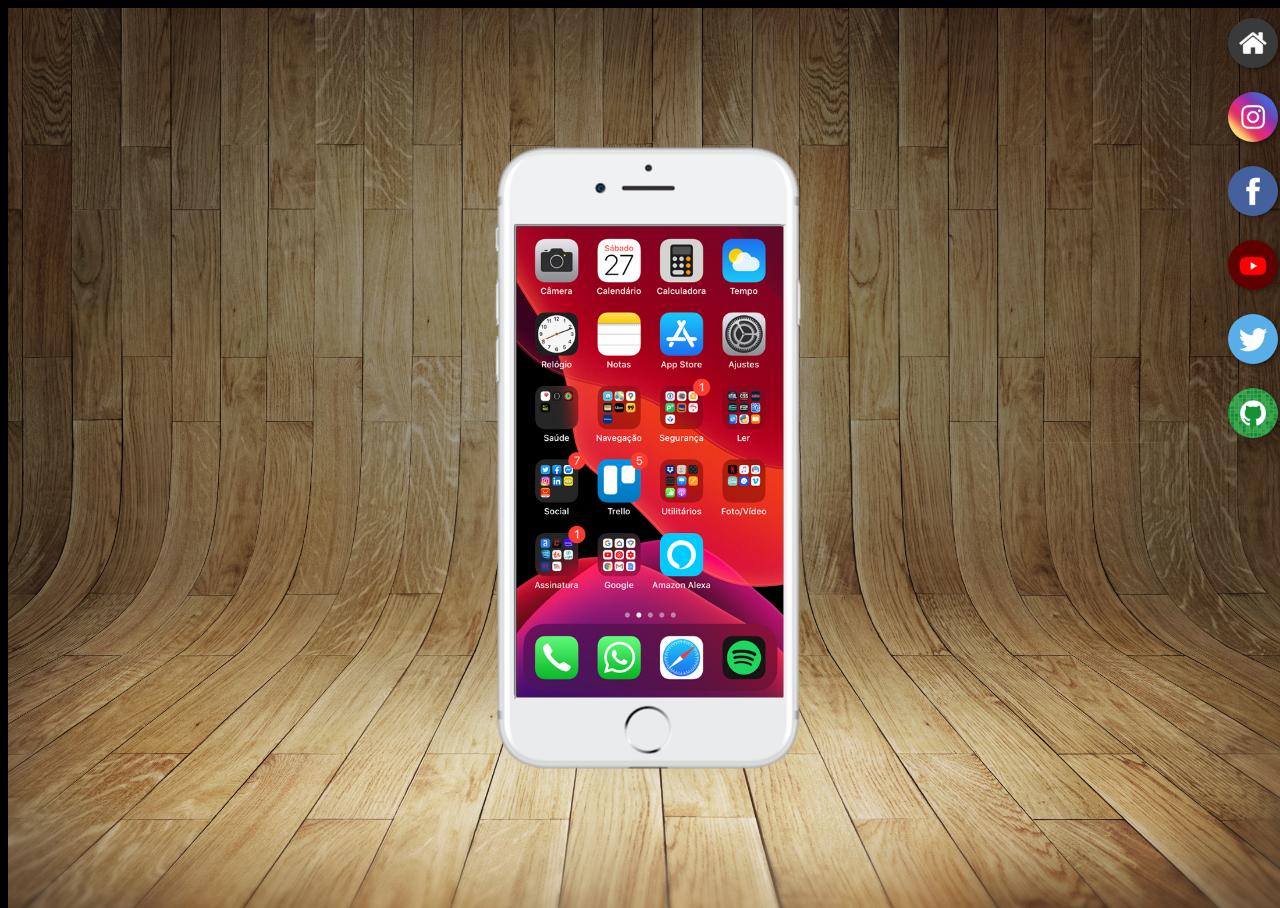
<file: index.html>
<!DOCTYPE html>
<html lang="pt-br">
<head>
    <meta charset="UTF-8">
    <meta name="viewport" content="width=device-width, initial-scale=1.0">
    <link rel="shortcut icon" href="favicon.ico" type="image/x-icon">
    <link rel="stylesheet" href="estilos/style.css">
    <title>Projeto Redes Socias</title>
</head>
<body>
    <main>
        <section id="telefone">
            <iframe src="home.html" name="tela" id="tela"></iframe>

        </section>
        <section id="redes-sociais">
            <a href="home.html" target="tela"><img src="imagens/logo-home.jpg" alt="Home"></a><br>
            <a href="instagram.html" target="tela"><img src="imagens/logo-instagram.jpg" alt="Instagram"></a><br>
            <a href="facebook.html" target="tela"><img src="imagens/logo-facebook.jpg" alt="Facebook"></a><br>
            <a href="youtube.html" target="tela"><img src="imagens/logo-youtube.jpg" alt="Youtube"></a><br>
            <a href="twiter.html" target="tela"><img src="imagens/logo-twitter.jpg" alt="Twitter"></a><br>
            <a href="github.html" target="tela"><img src="imagens/logo-github.jpg" alt="GitHub"></a>

        </section>
    </main>
    
    
</body>
</html>
</file>
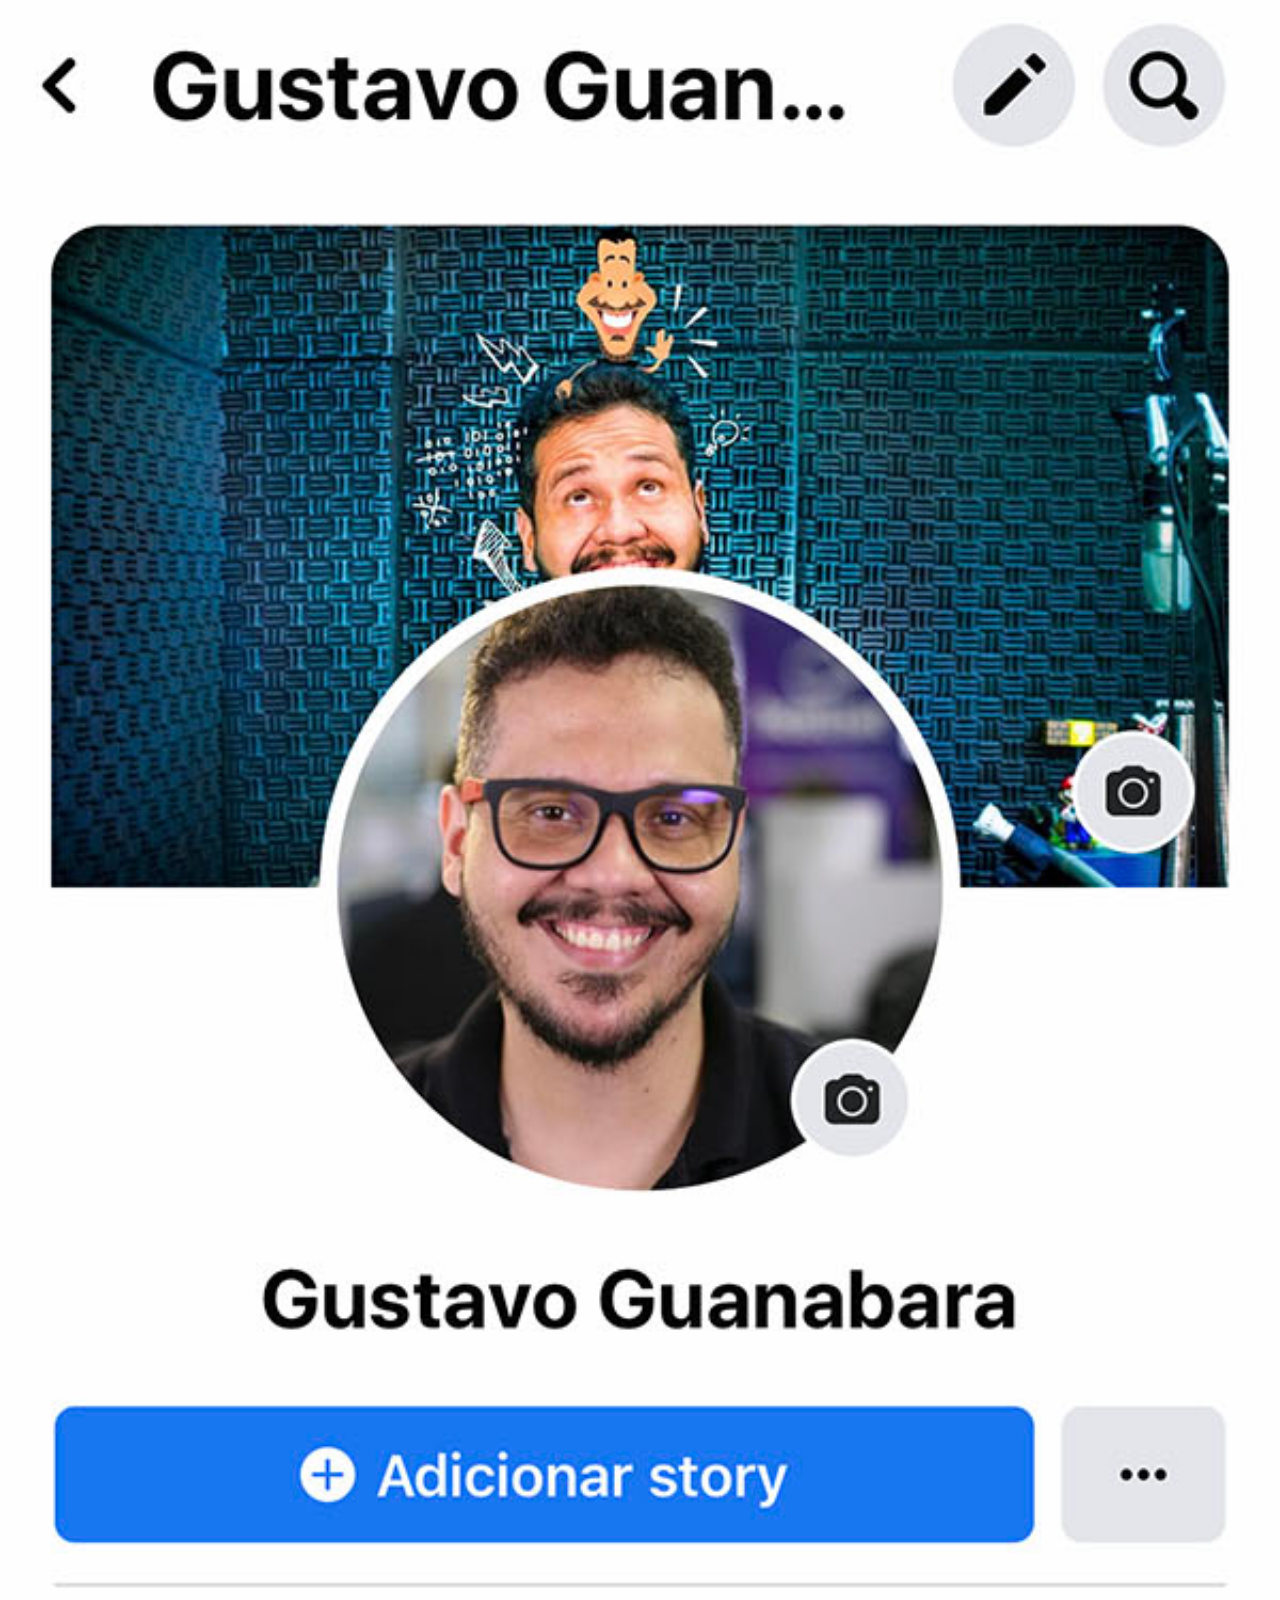
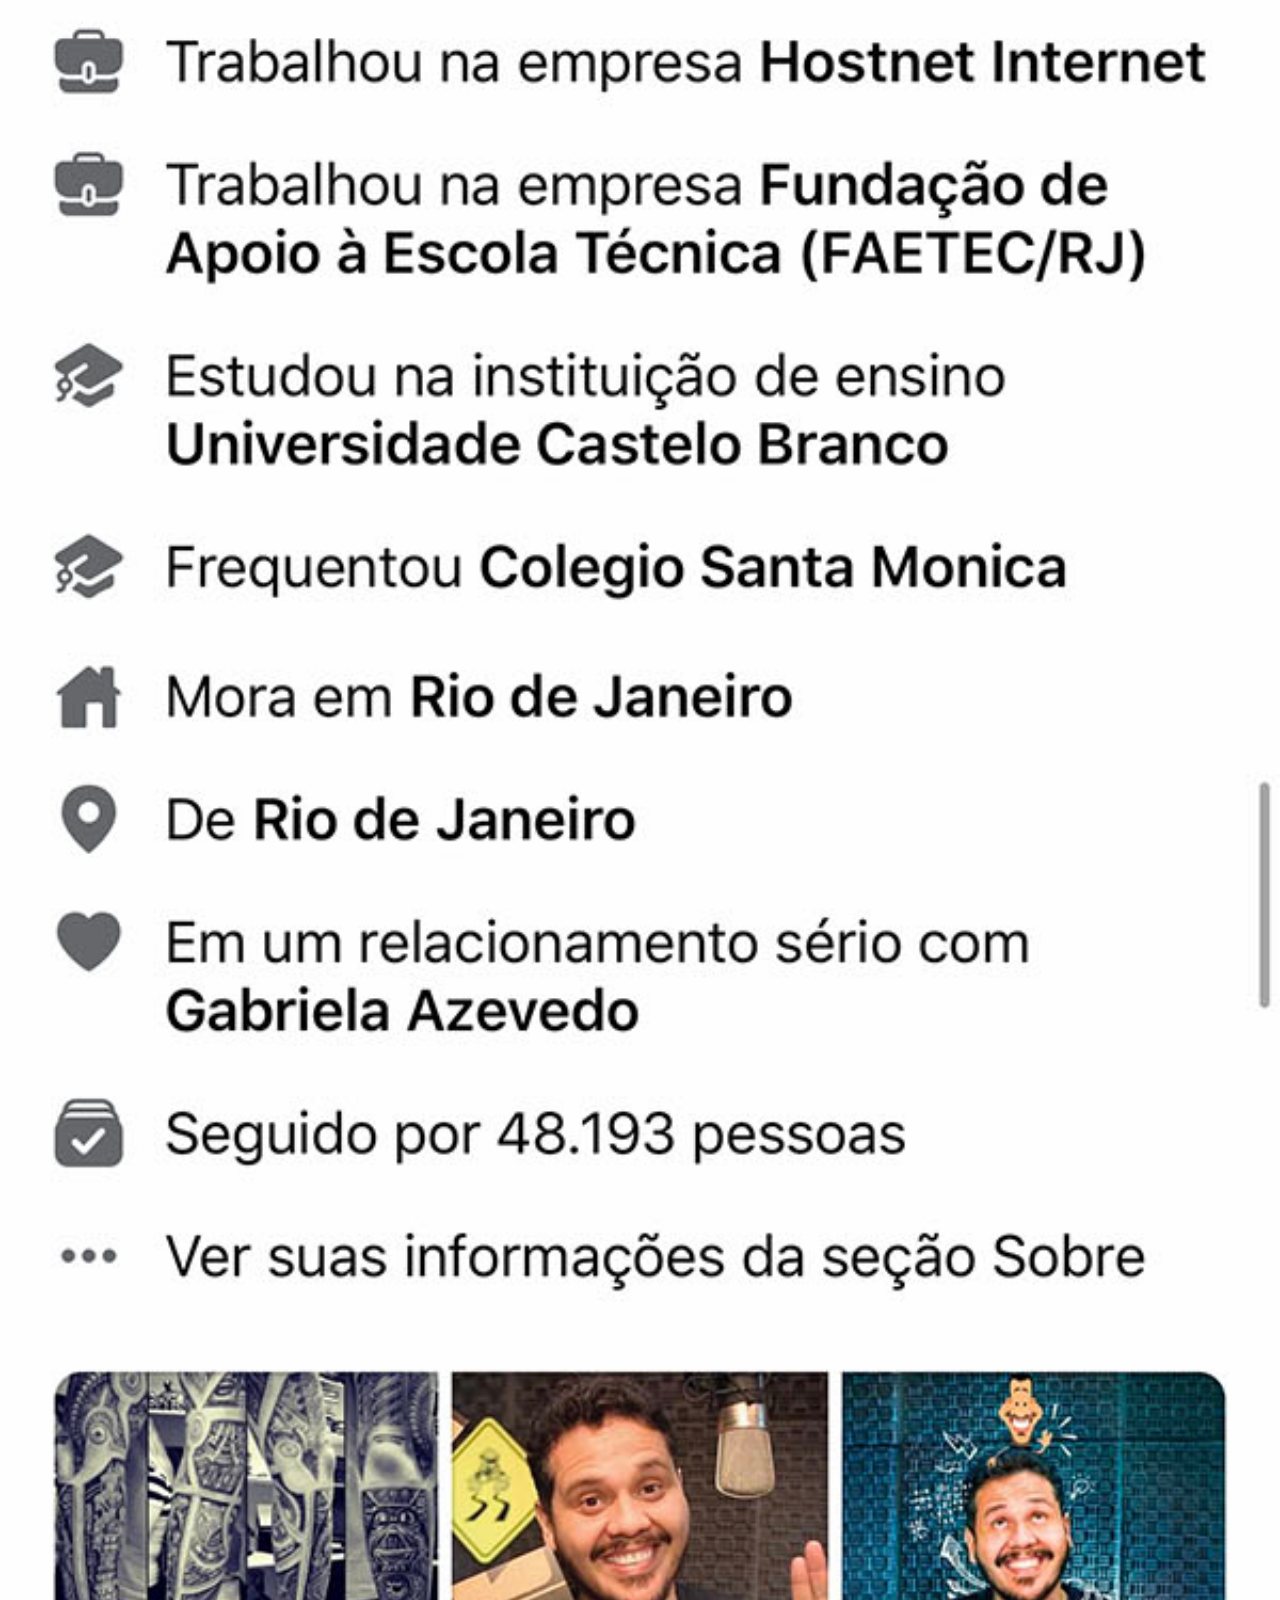
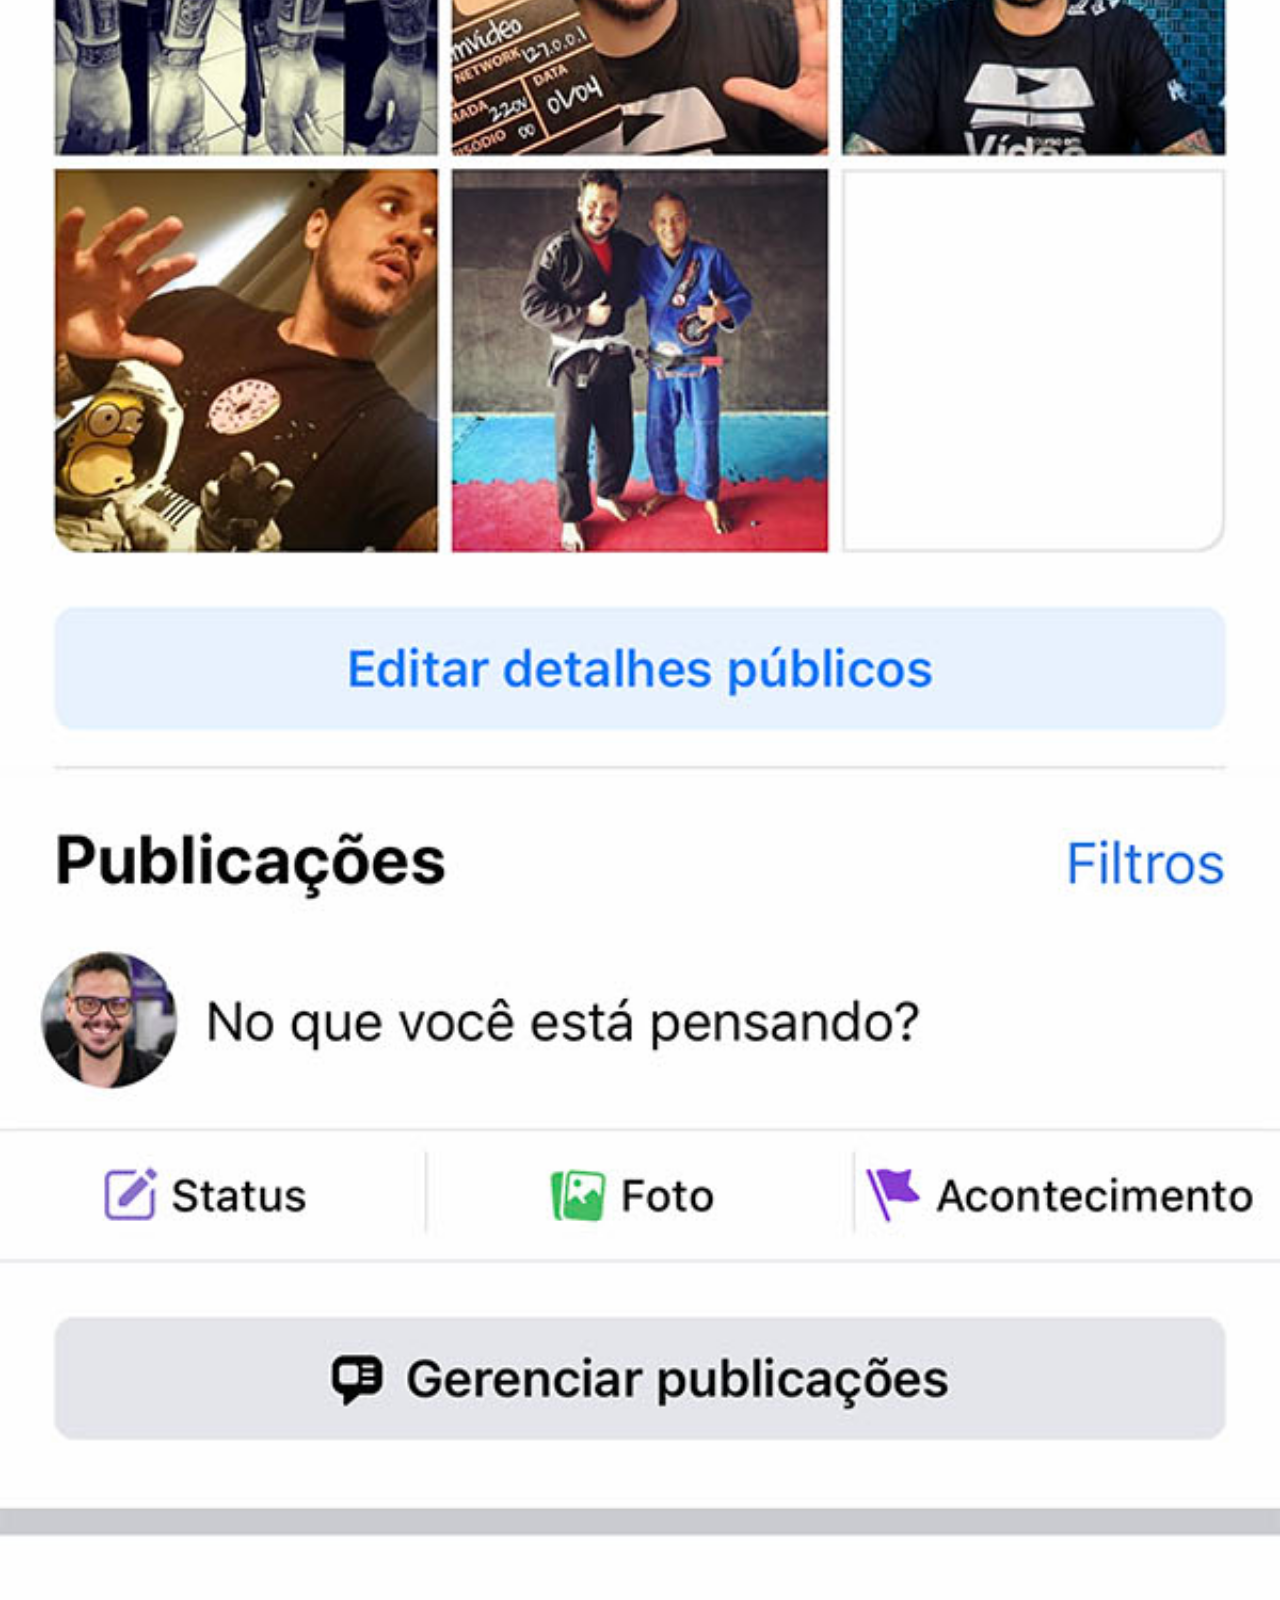
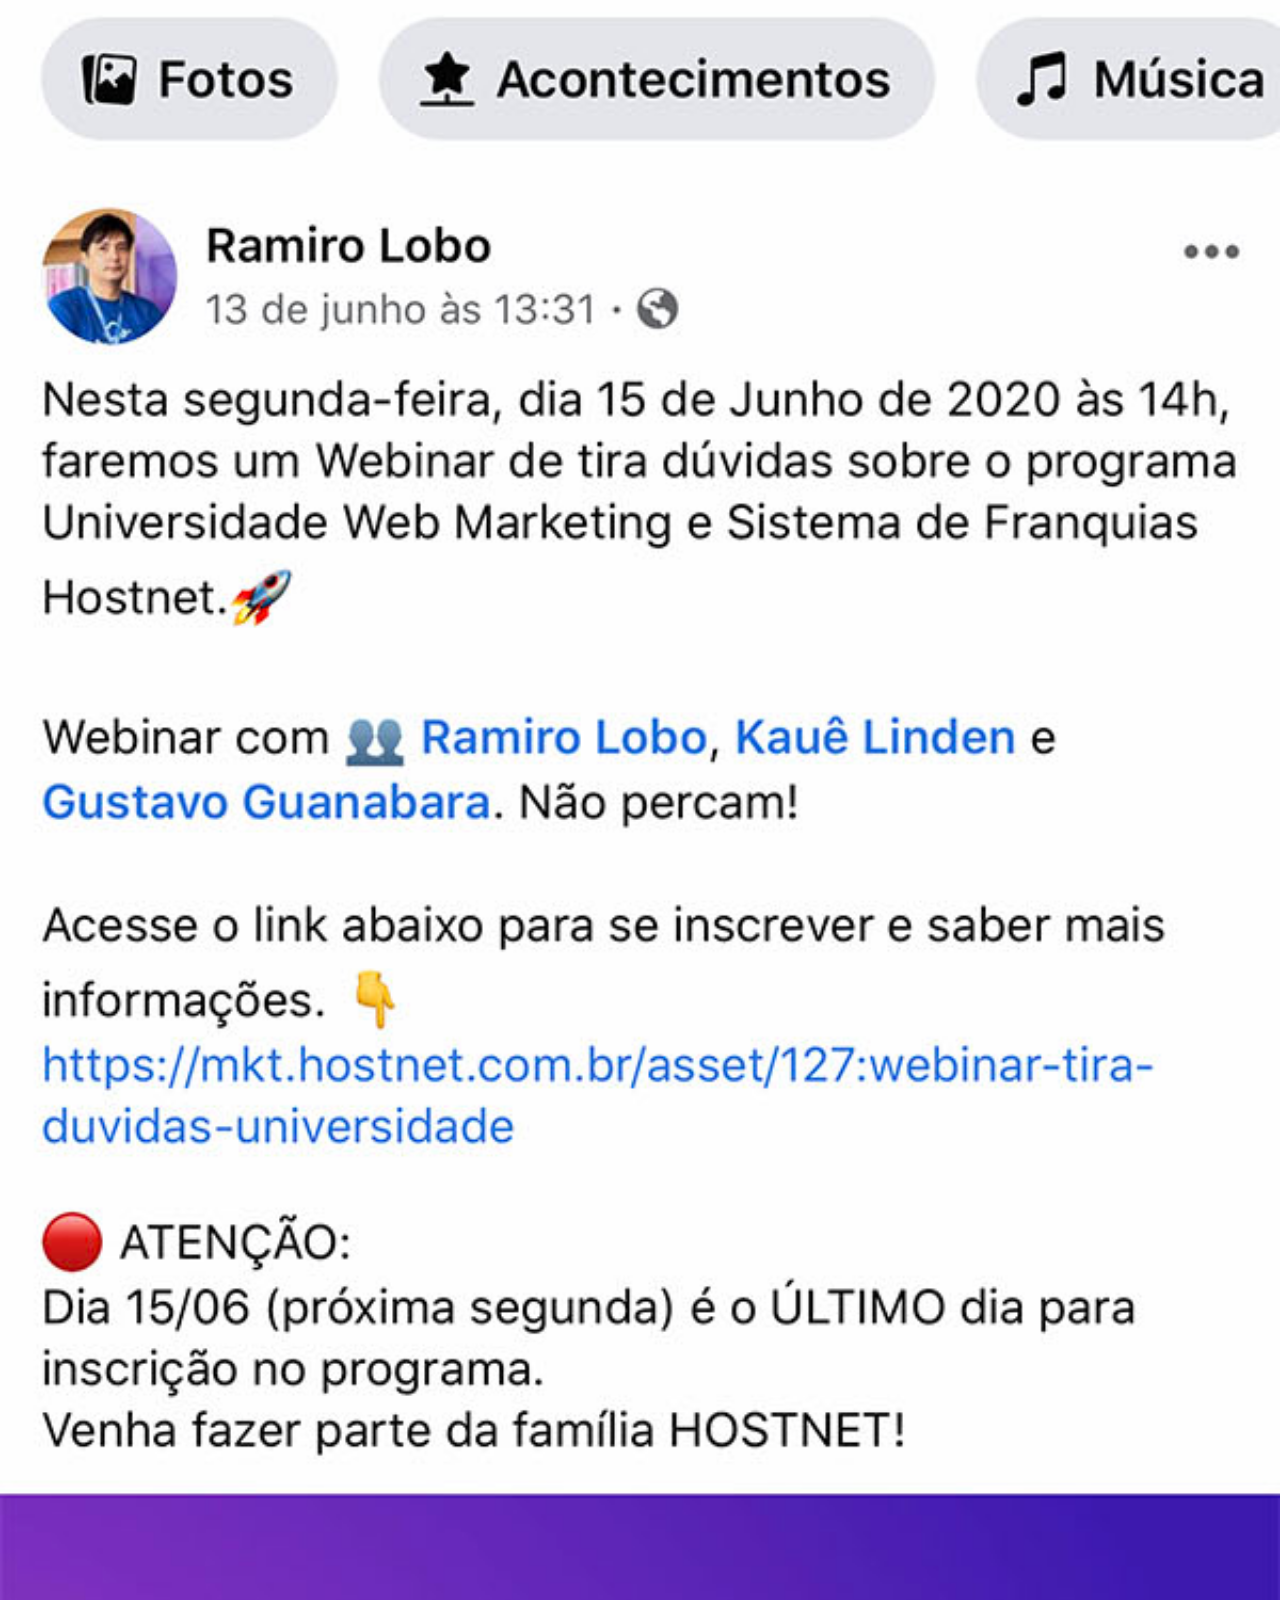
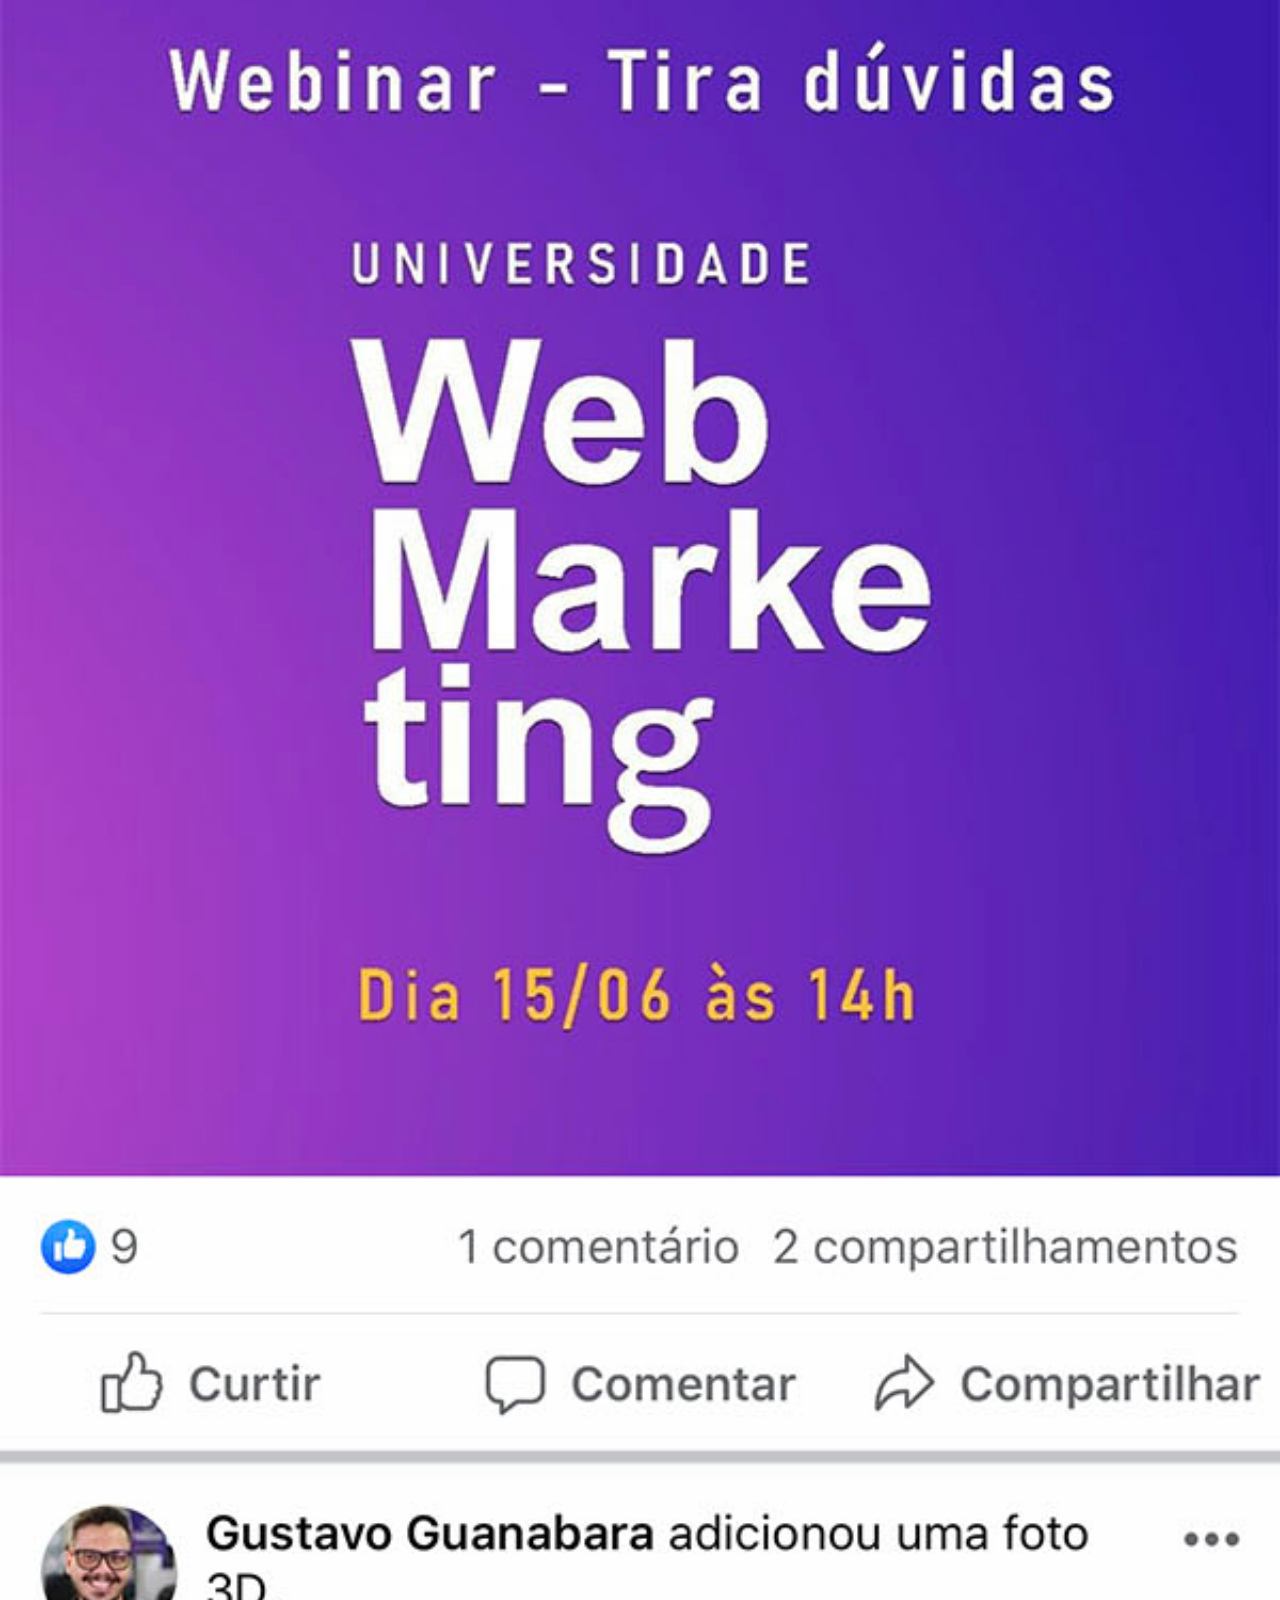
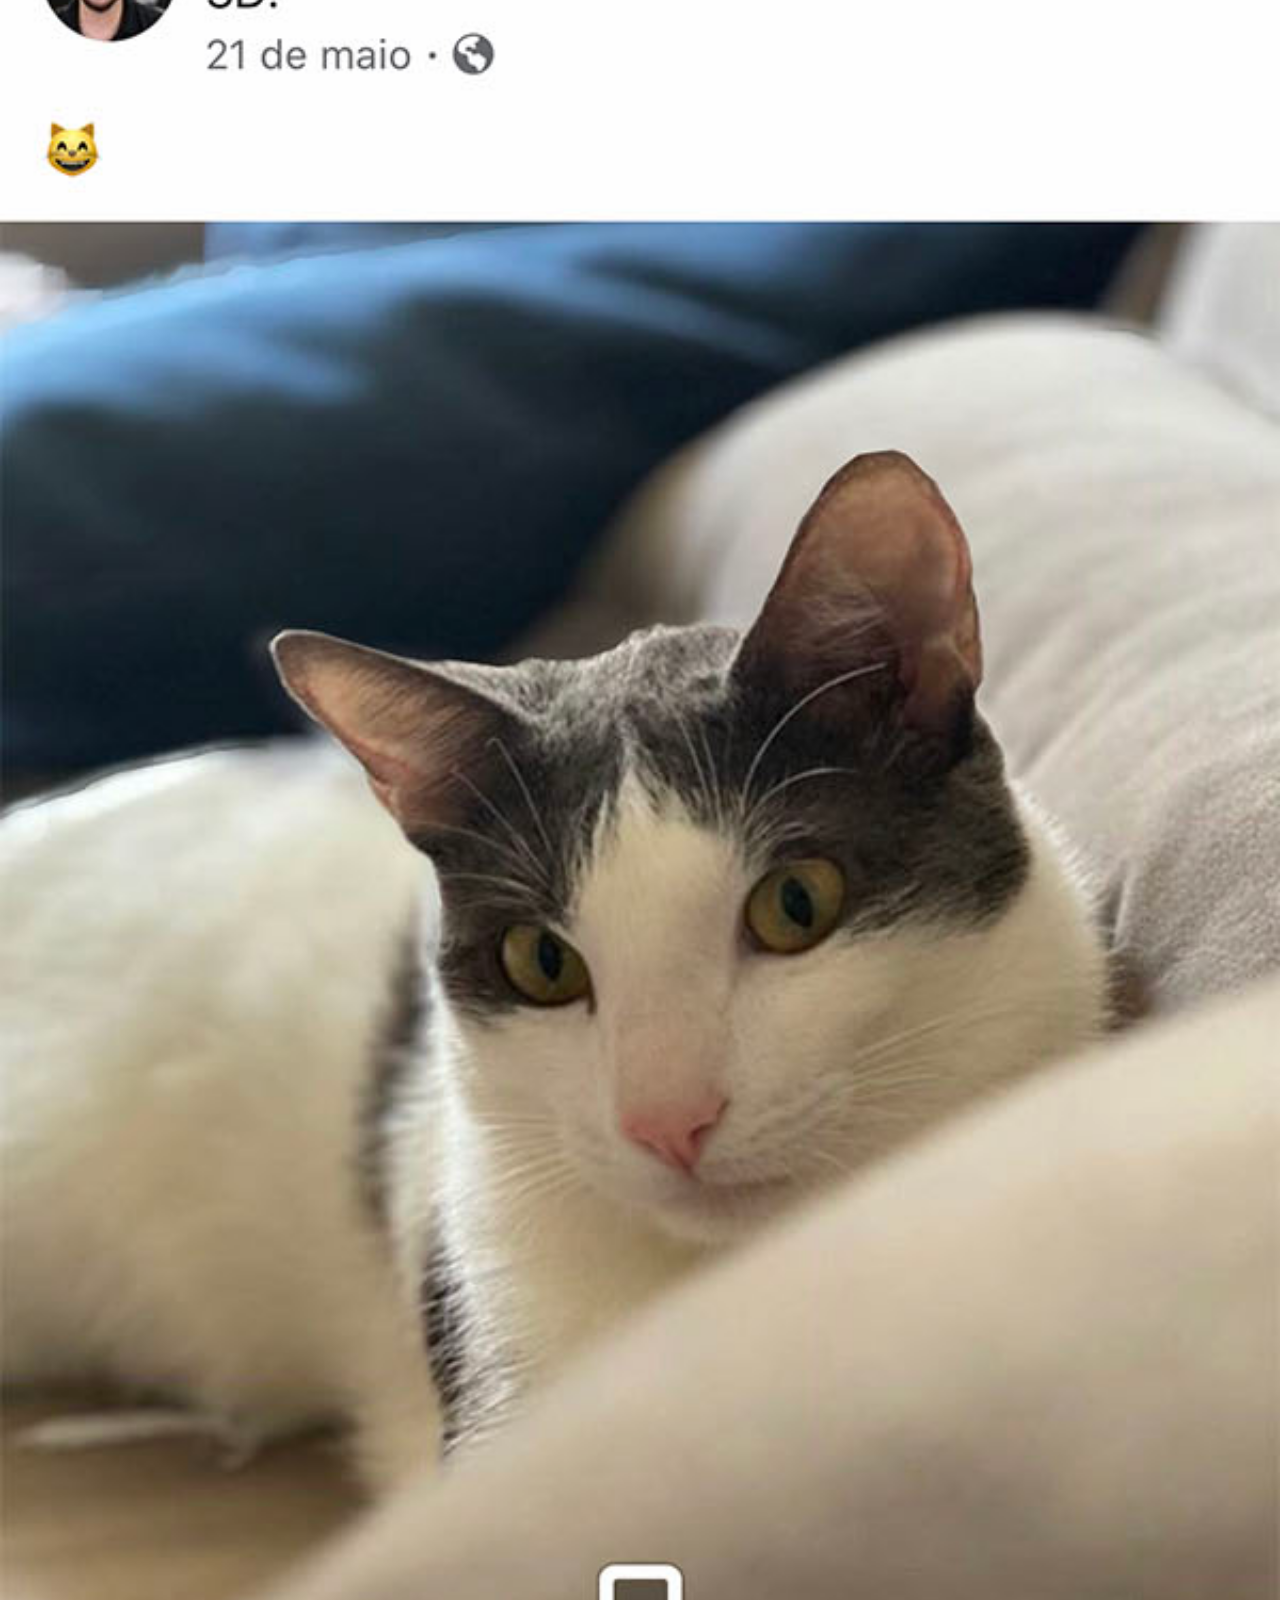
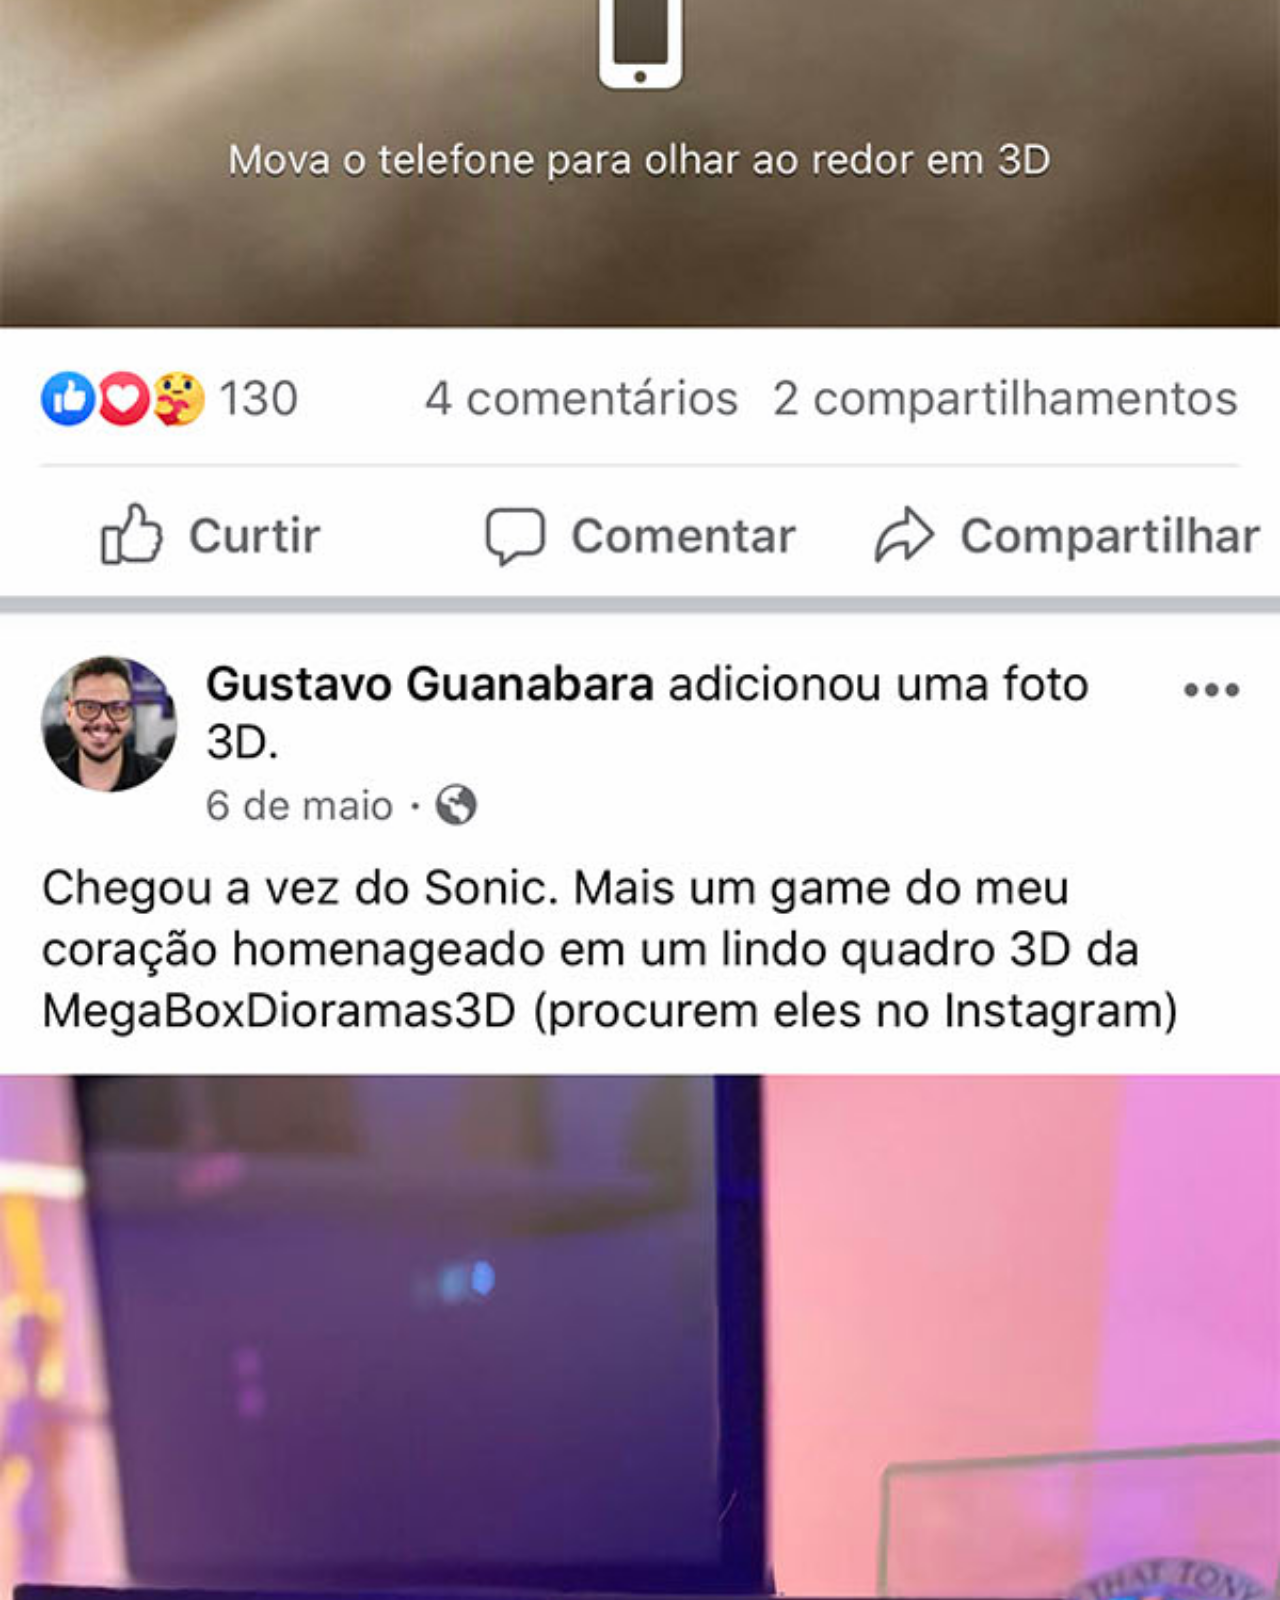
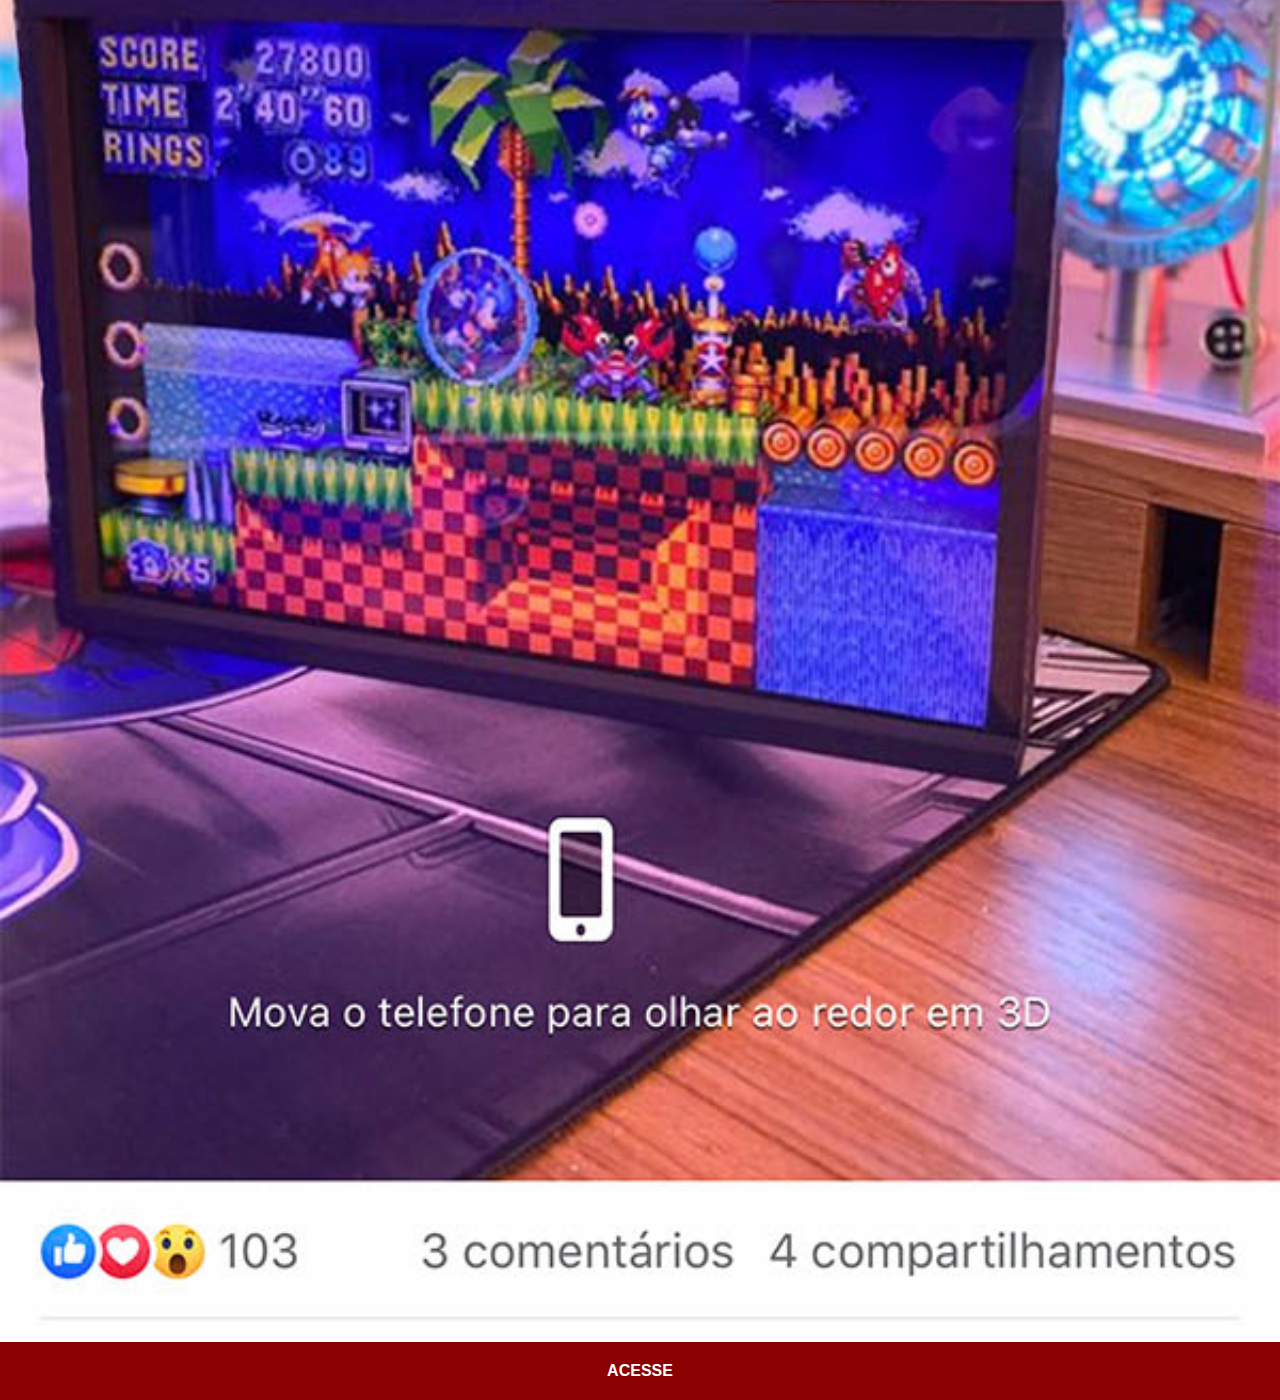
<file: facebook.html>
<!DOCTYPE html>
<html lang="pt-br">
<head>
    <meta charset="UTF-8">
    <meta name="viewport" content="width=device-width, initial-scale=1.0">
    <title>Facebook</title>
    <link rel="stylesheet" href="estilos/social.css">
</head>
<body>
    <img src="imagens/tela-facebook.jpg" alt="Facebook">
    <a href="https://www.facebook.com/gustavoguanabara/?locale=pt_BR" target="_blank"> ACESSE</a>
    
</body>
</html>
</file>
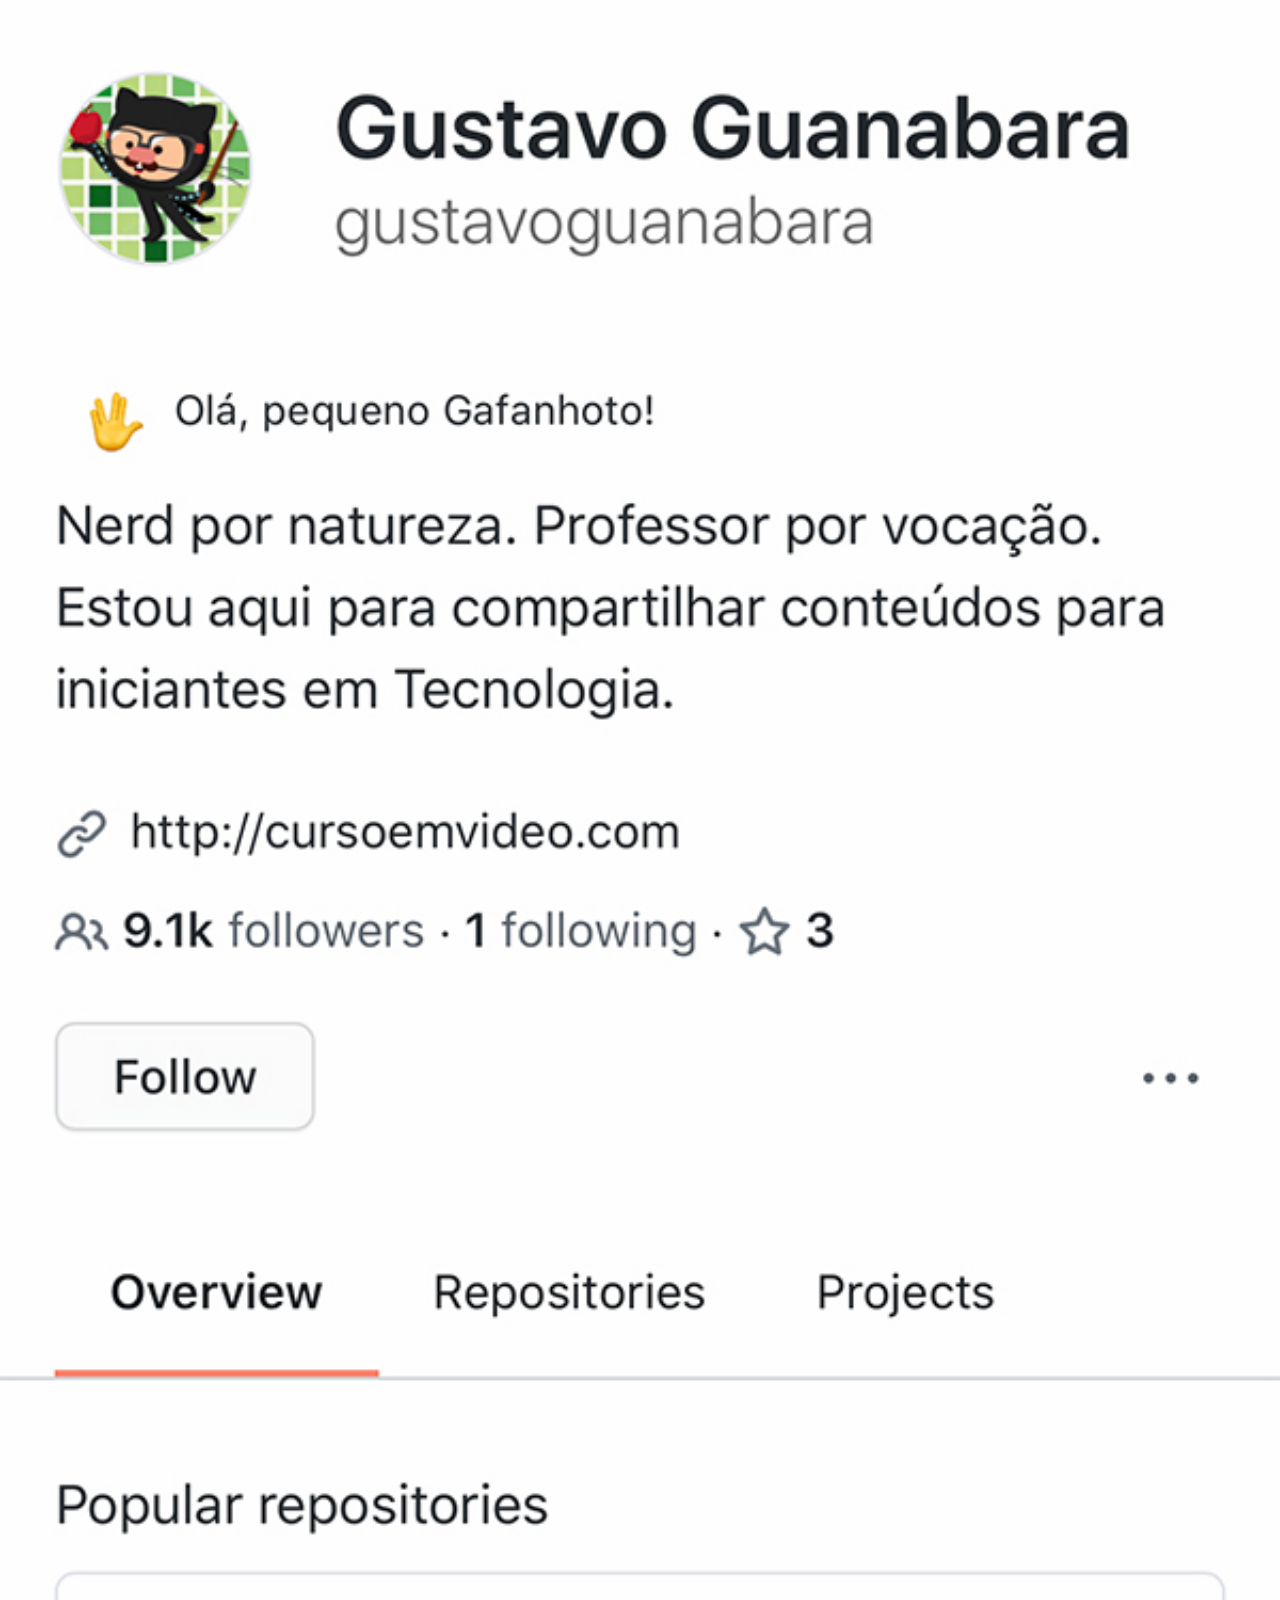
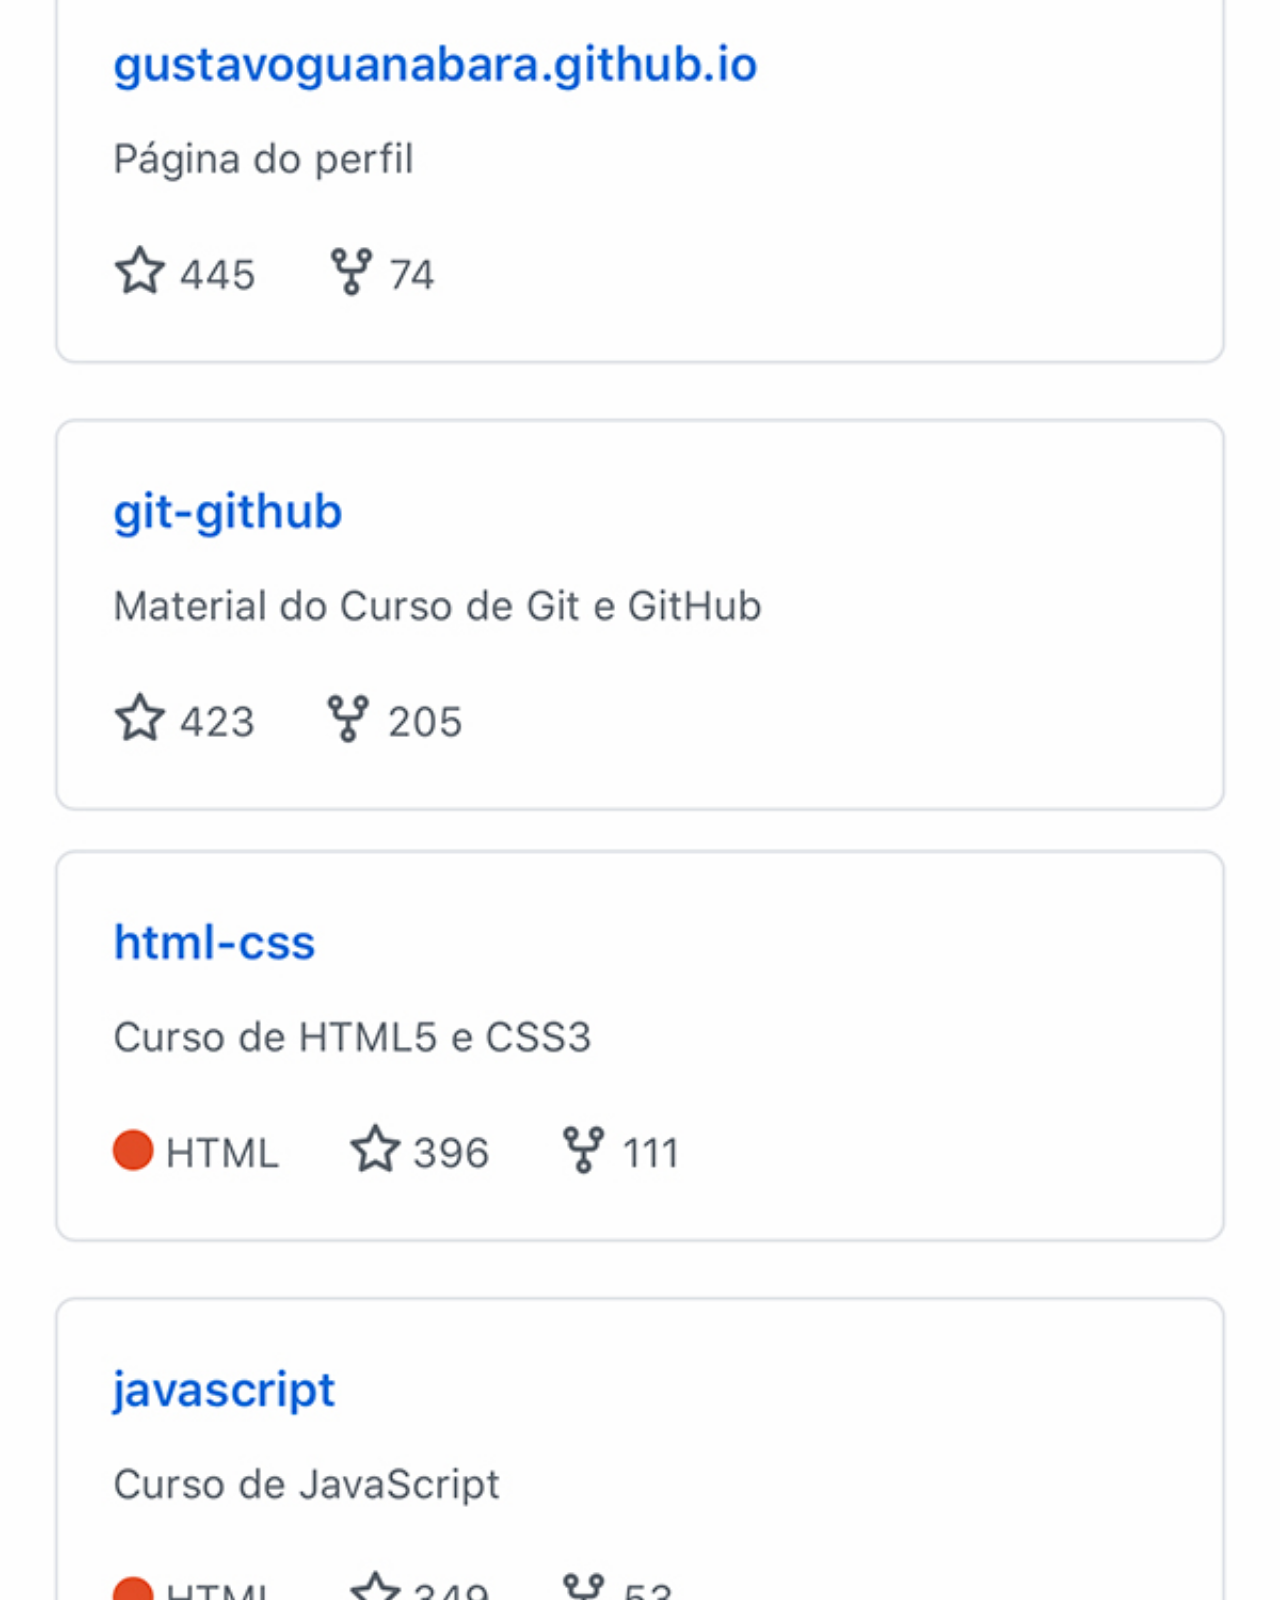
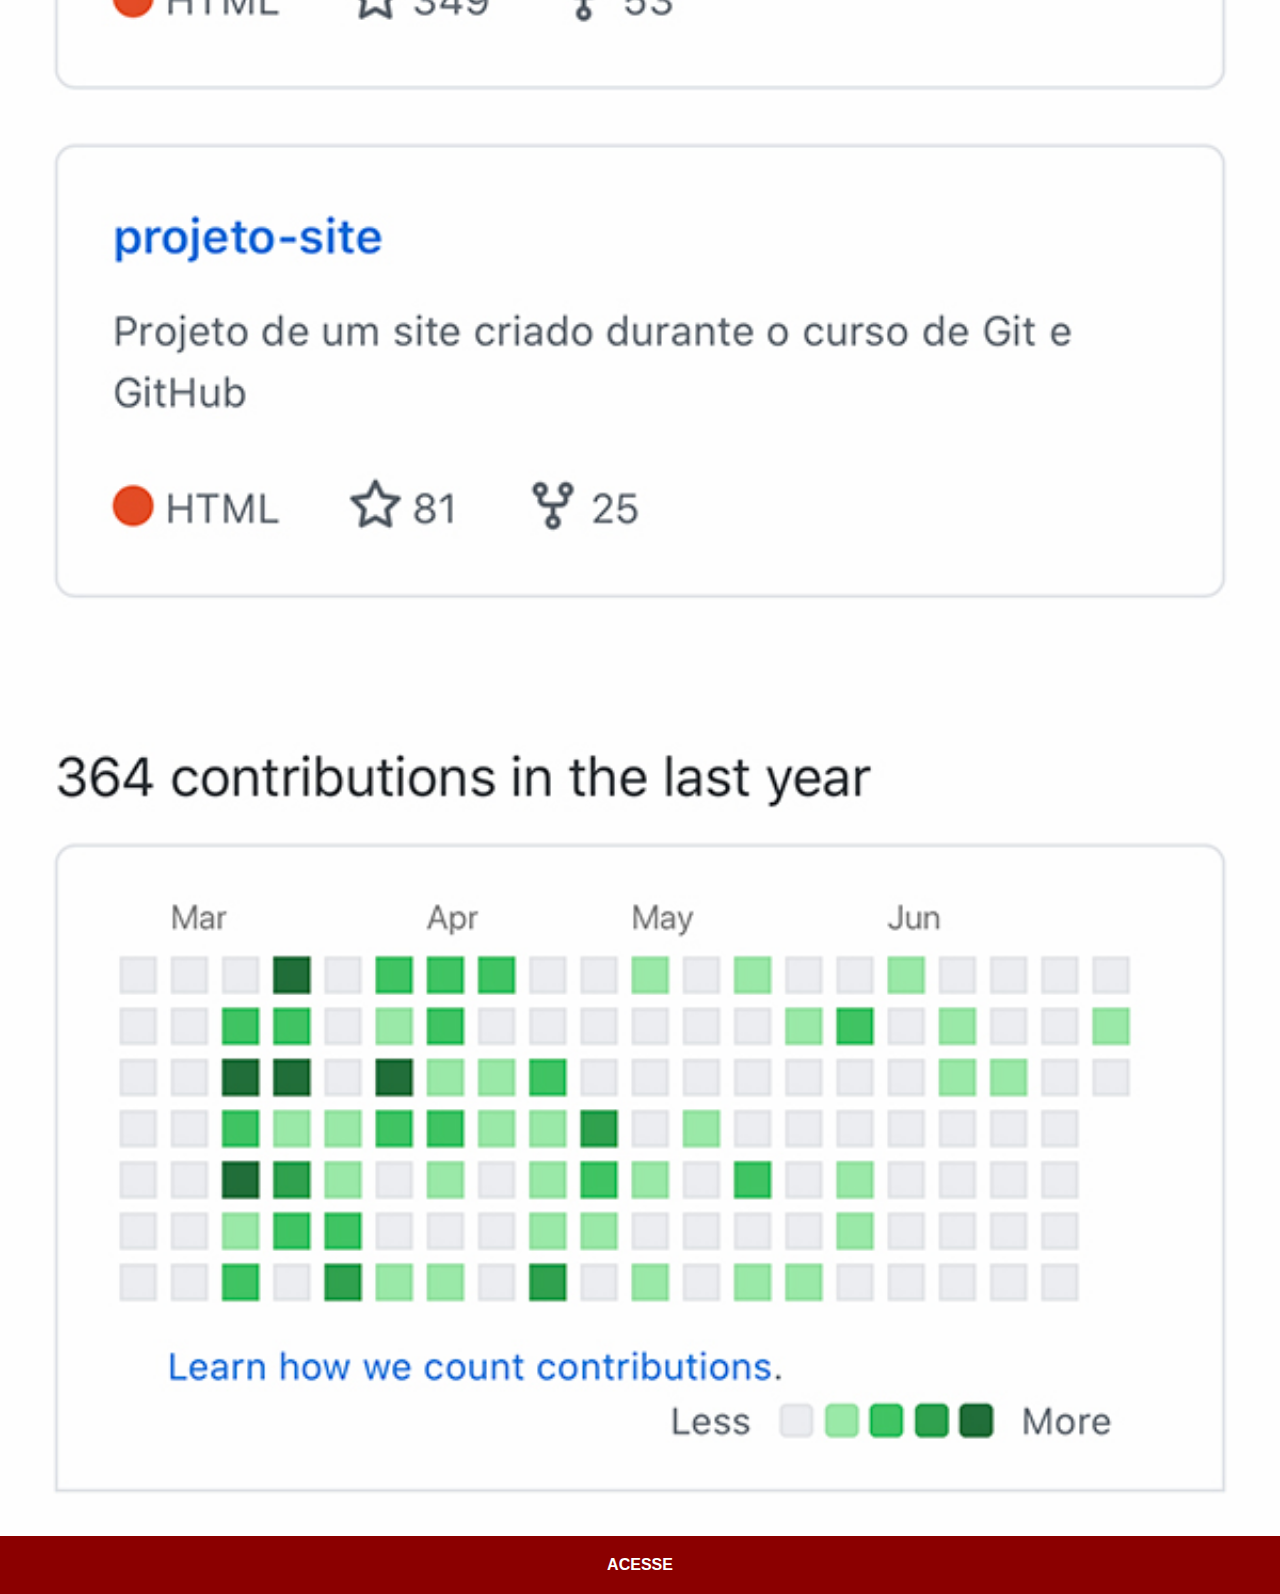
<file: github.html>
<!DOCTYPE html>
<html lang="pt-br">
<head>
    <meta charset="UTF-8">
    <meta name="viewport" content="width=device-width, initial-scale=1.0">
    <title>GitHub</title>
    <link rel="stylesheet" href="estilos/social.css">
</head>
<body>
    <img src="imagens/tela-github.jpg" alt="GitHub">
    <a href="https://gustavoguanabara.github.io/" target="_blank">ACESSE</a>
    
</body>
</html>
</file>
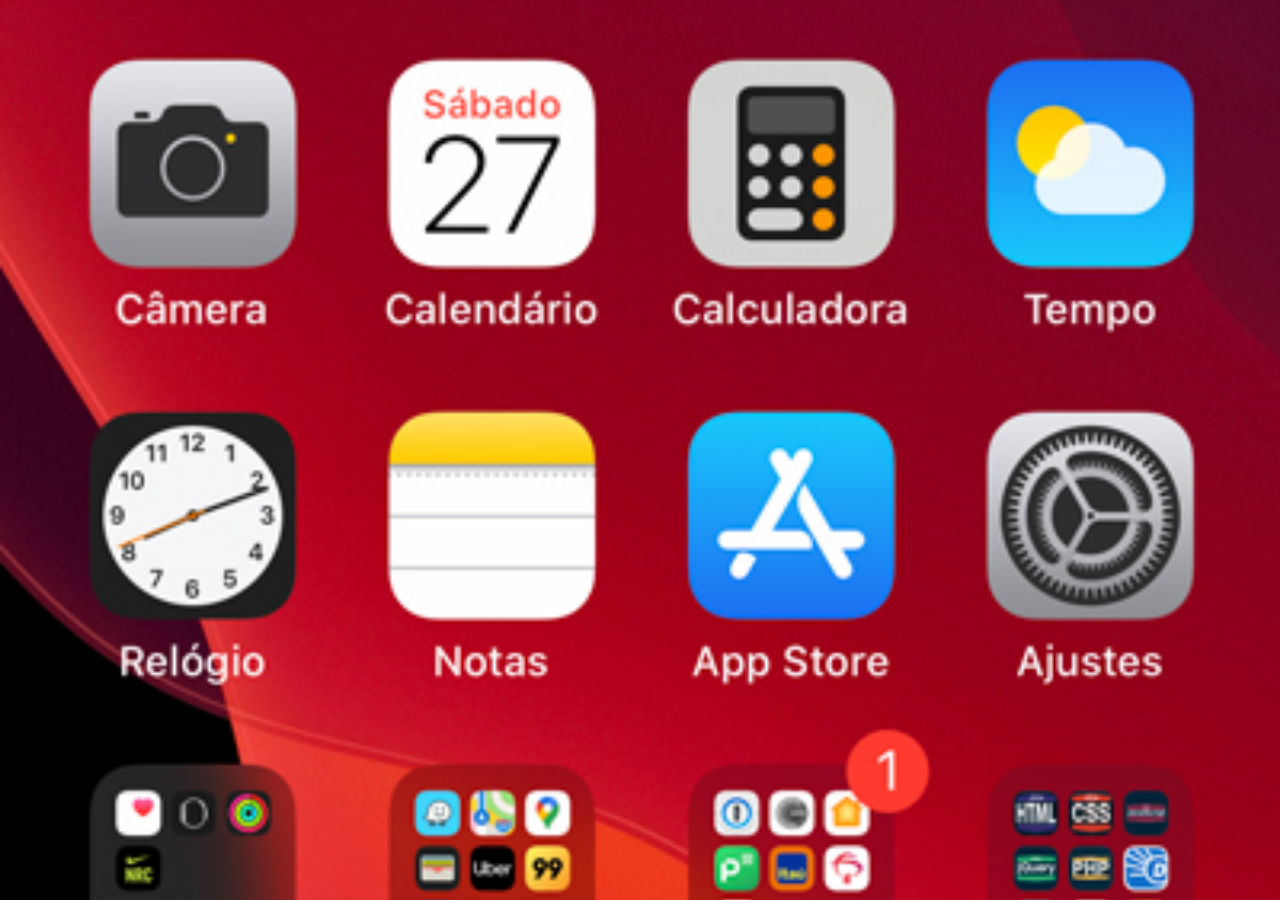
<file: home.html>
<!DOCTYPE html>
<html lang="pt-br">
<head>
    <meta charset="UTF-8">
    <meta name="viewport" content="width=device-width, initial-scale=1.0">
    <title>Home</title>
    <style>
        *{
            margin: 0px;
            padding: 0px;
        }
        body {
            width: 100vw;
            height: 100vh;
            background:black url('imagens/tela-home.jpg') no-repeat top center ;
            background-size: cover;
        }
    </style>
</head>
<body>
    
</body>
</html>
</file>
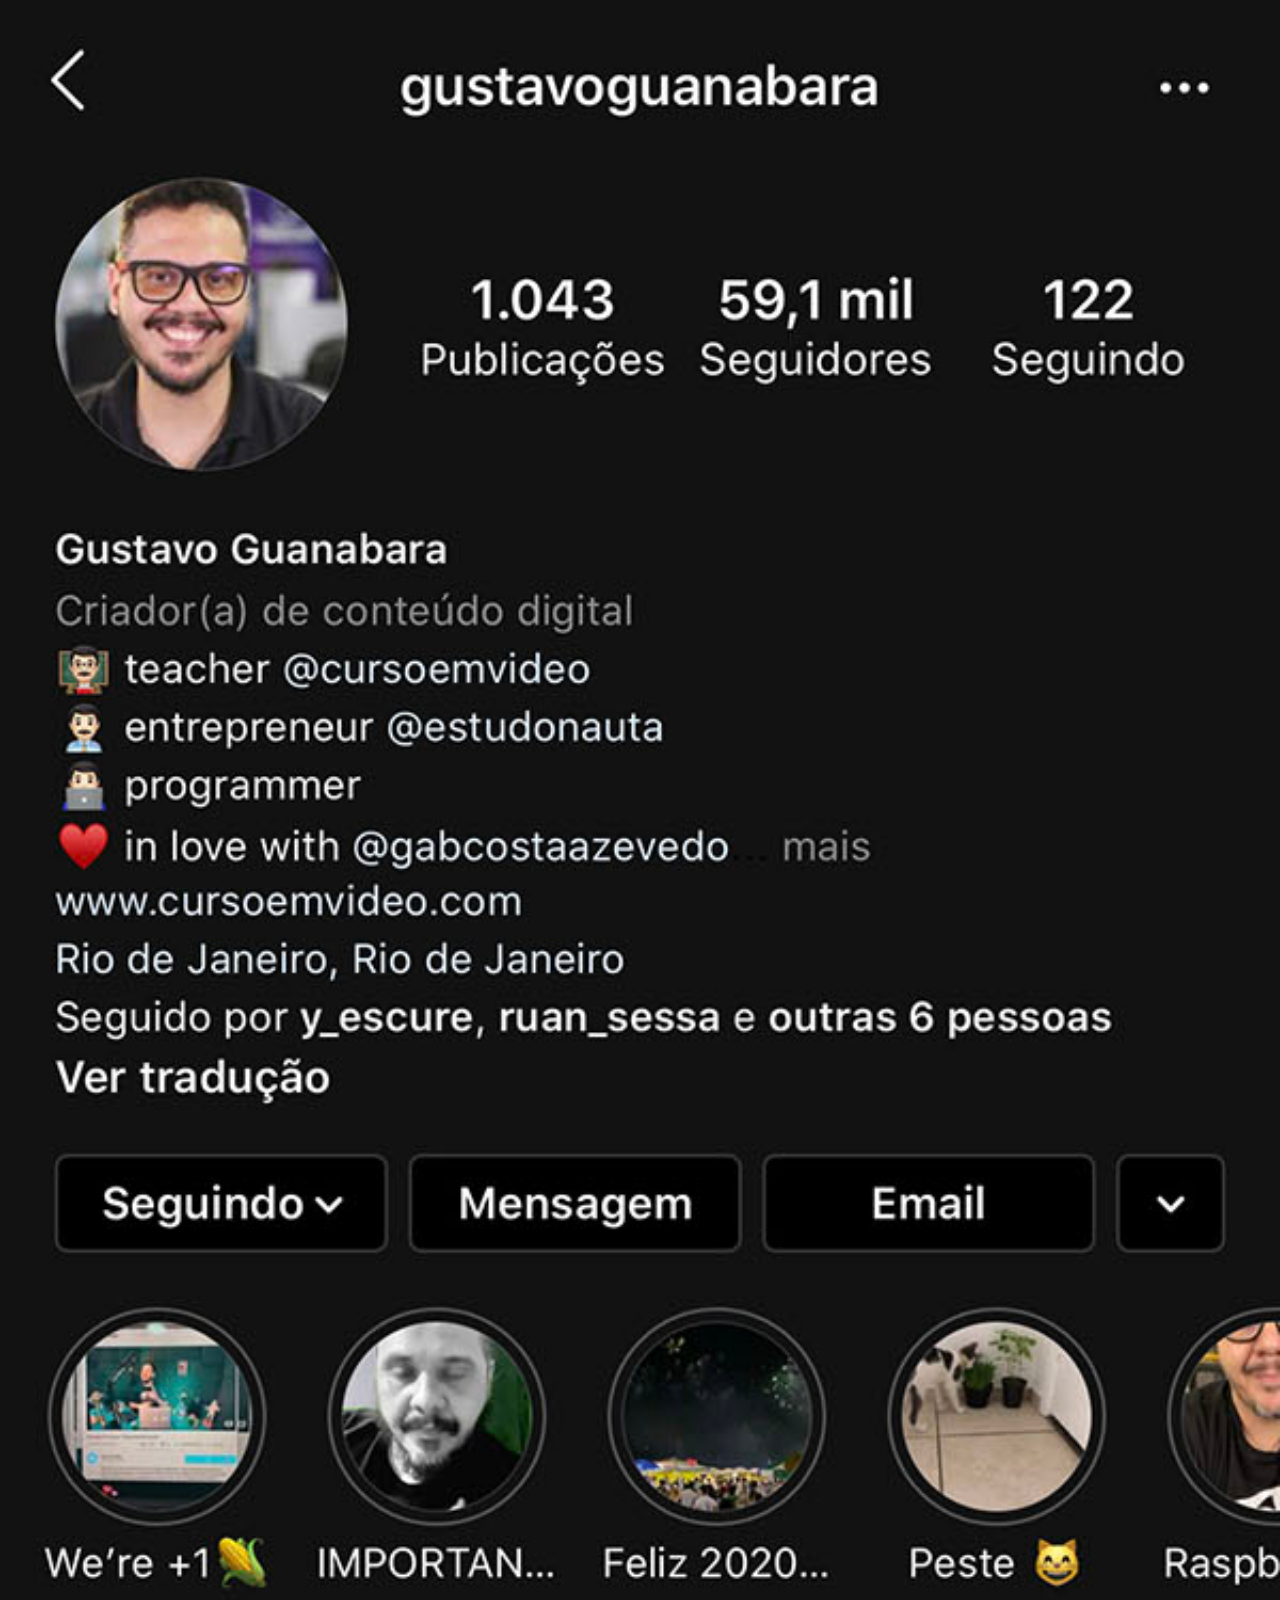
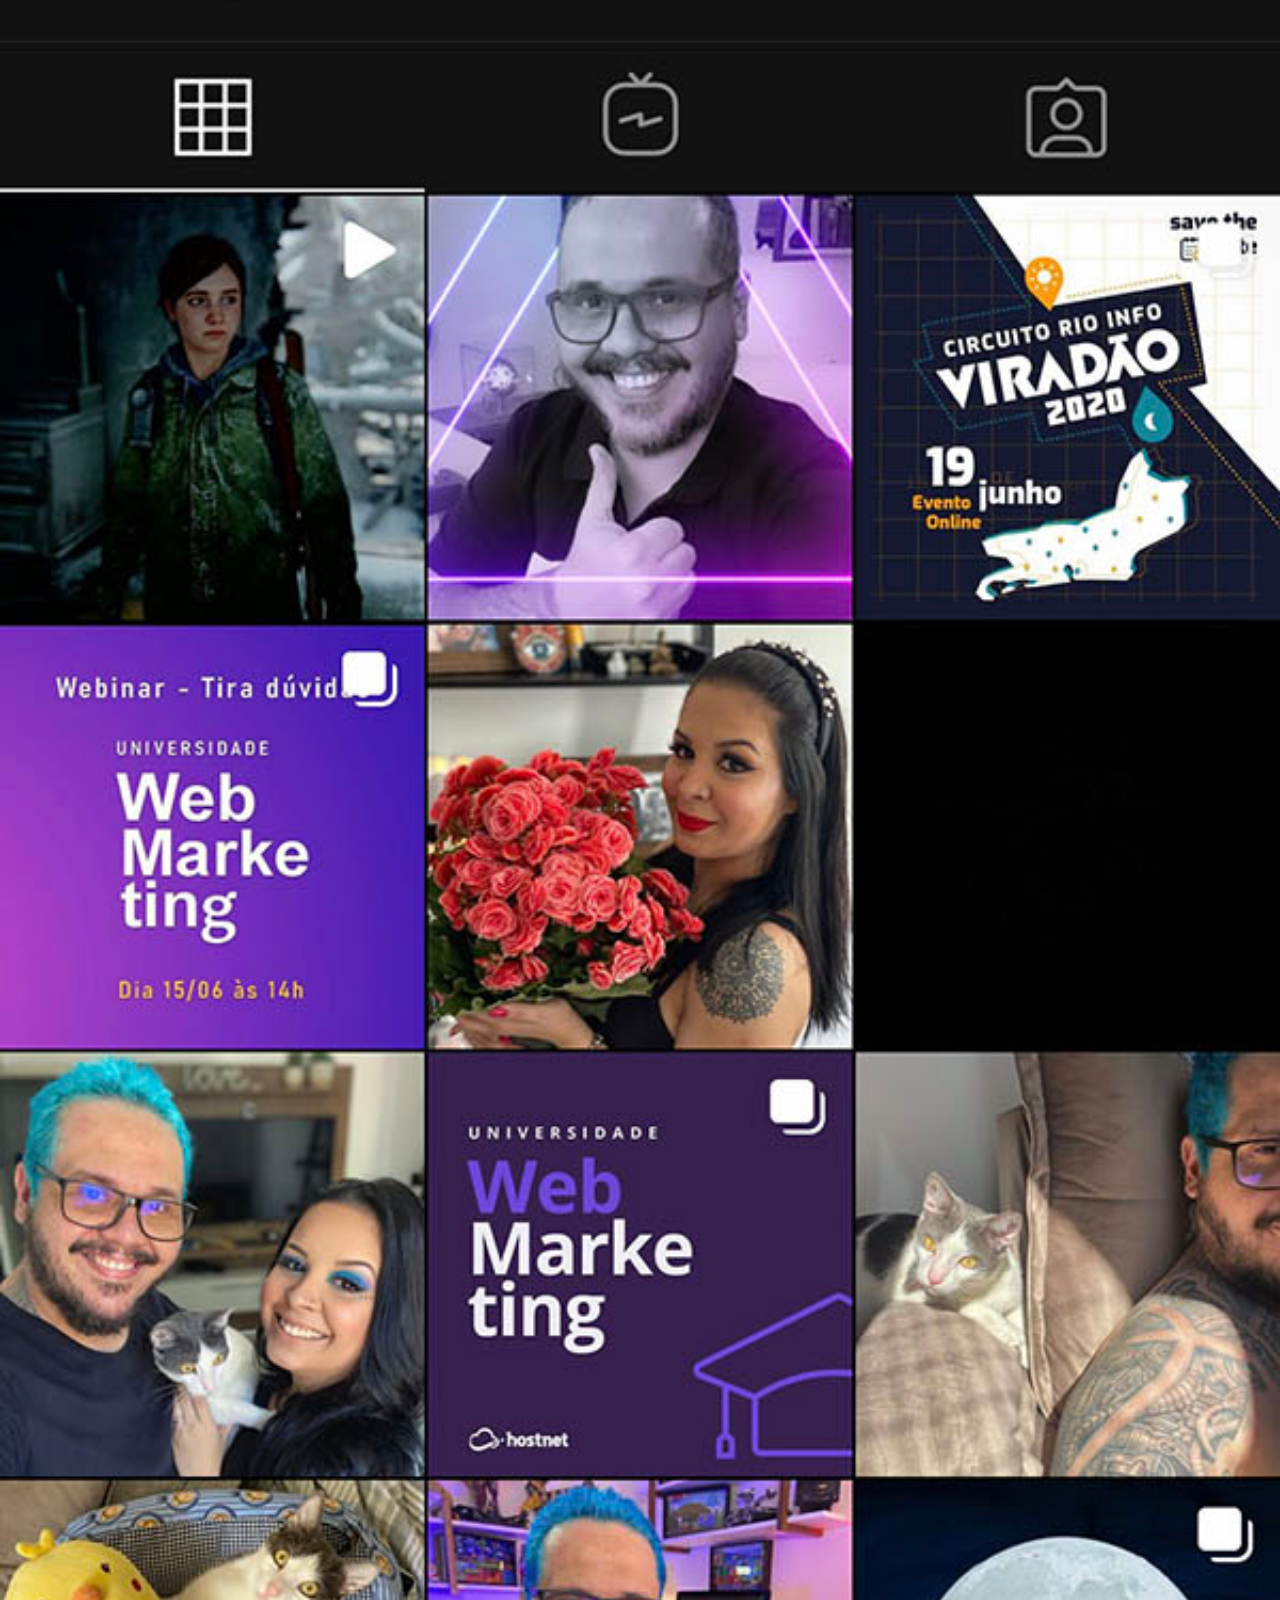
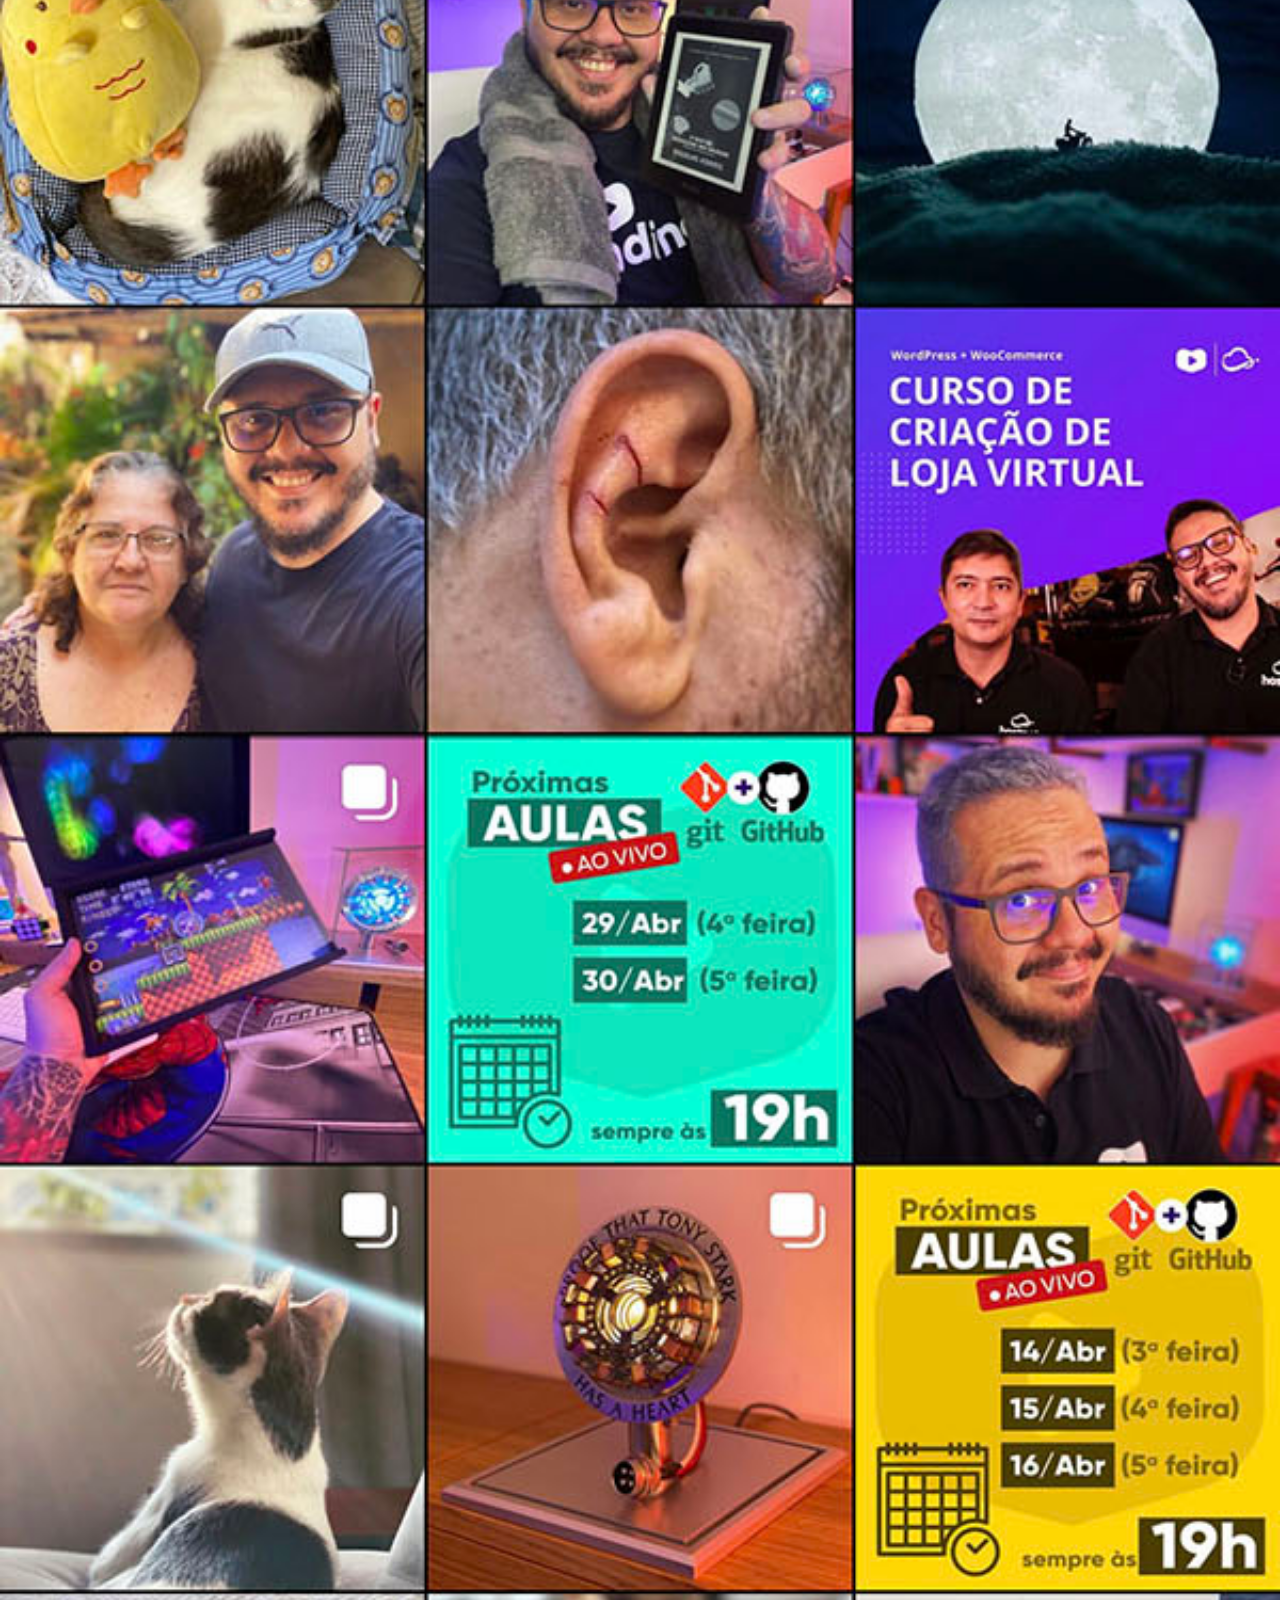
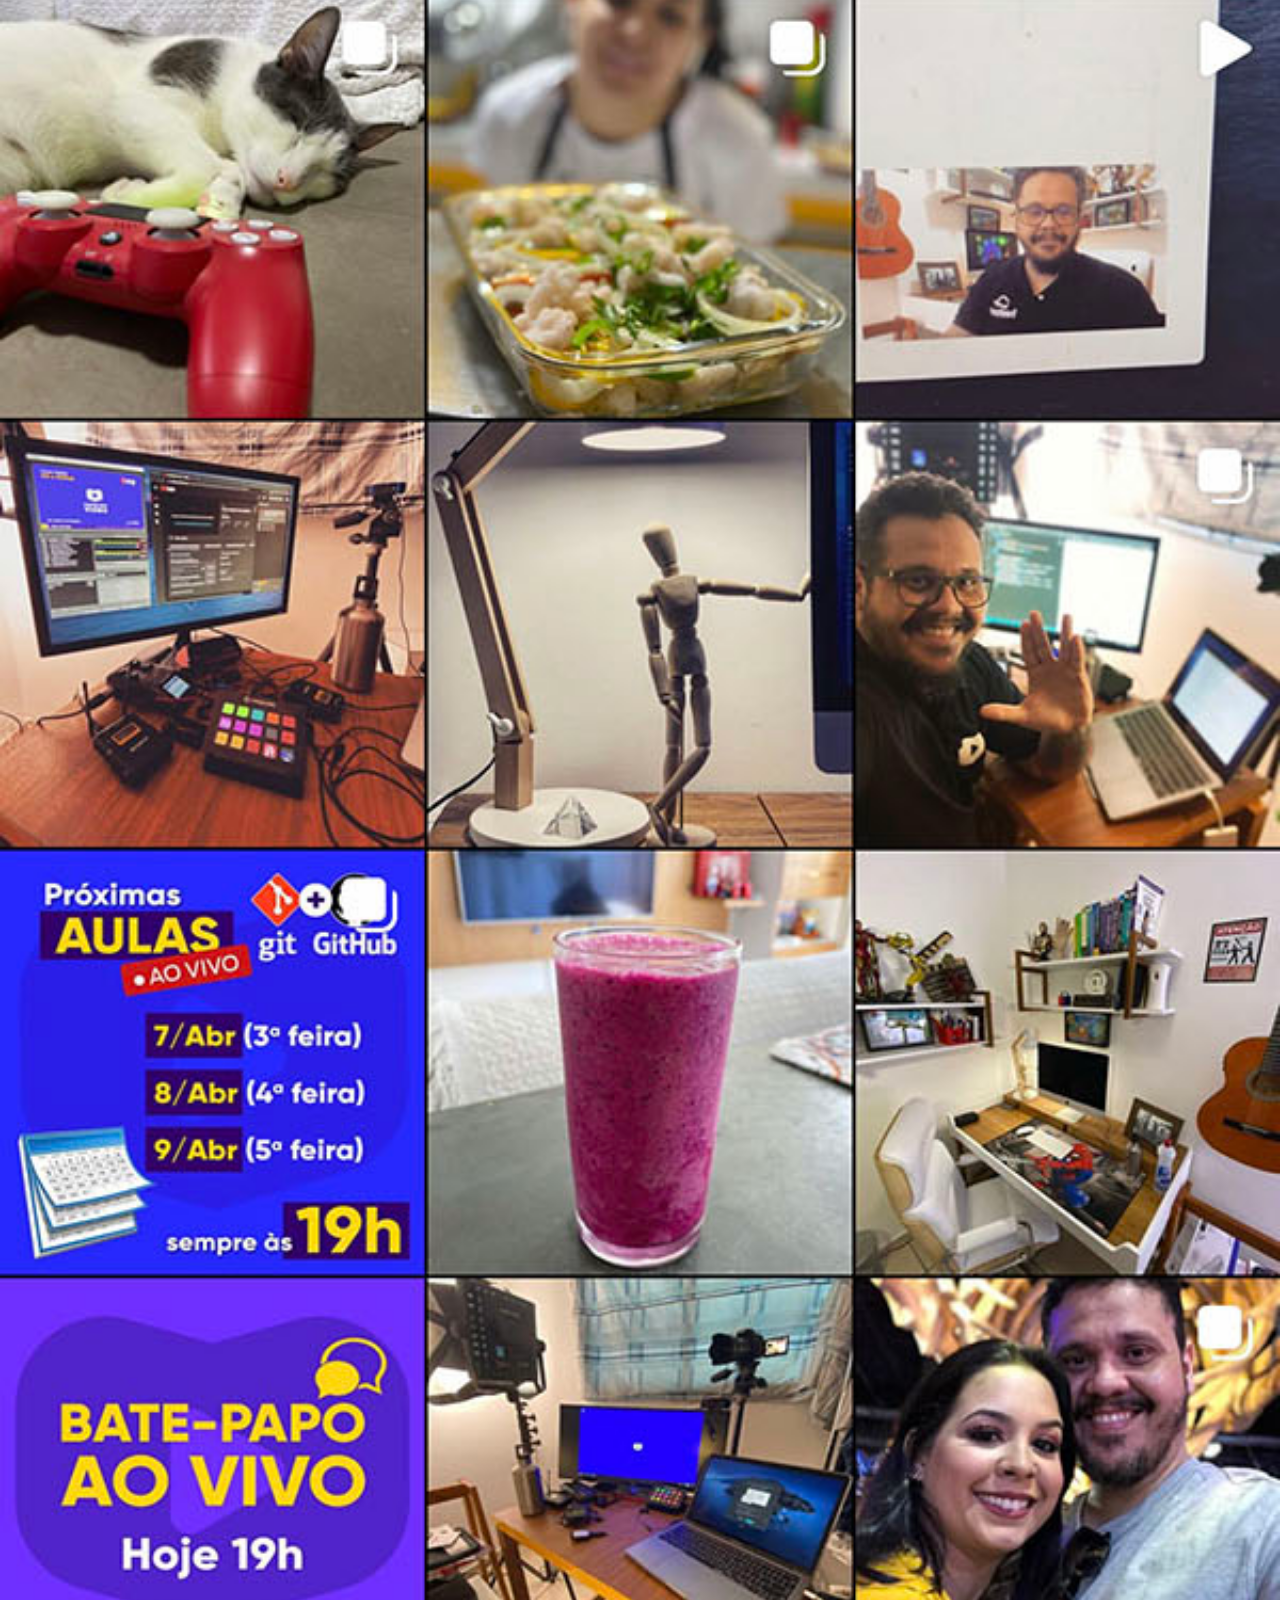
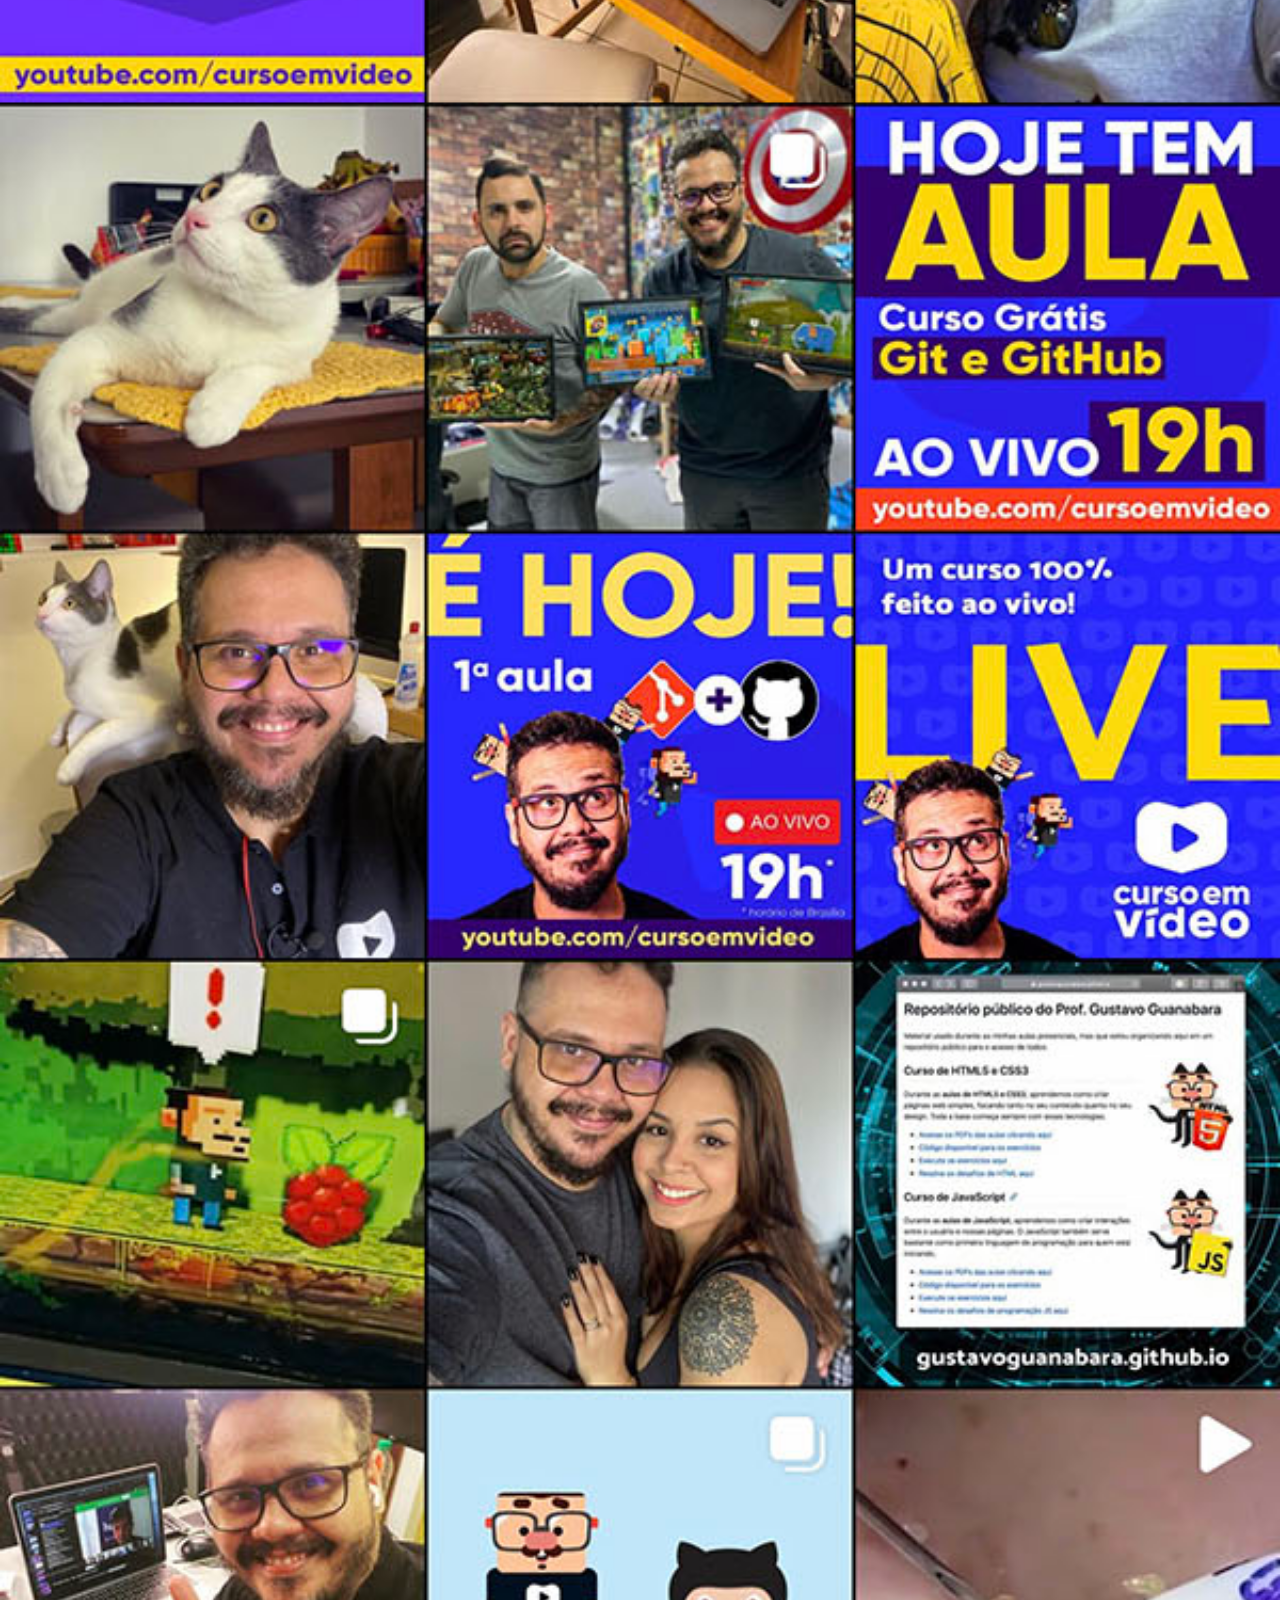
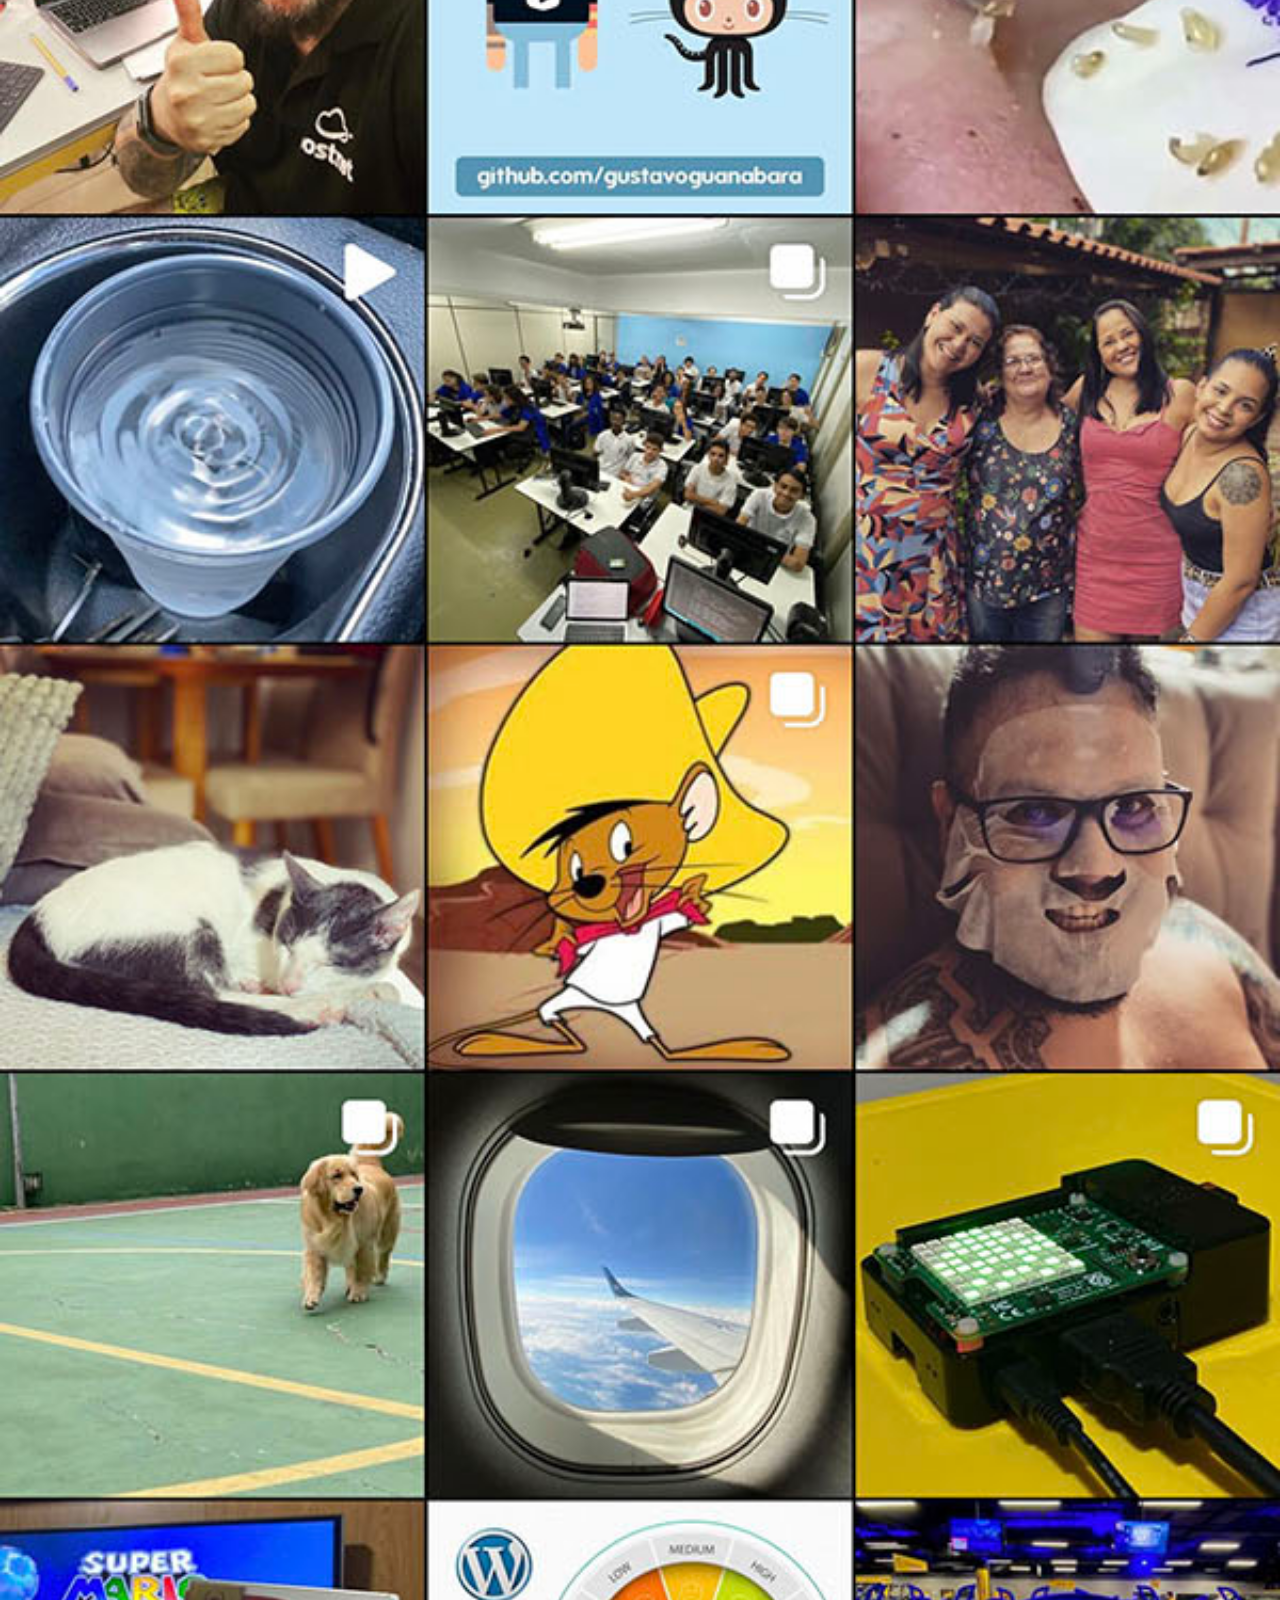
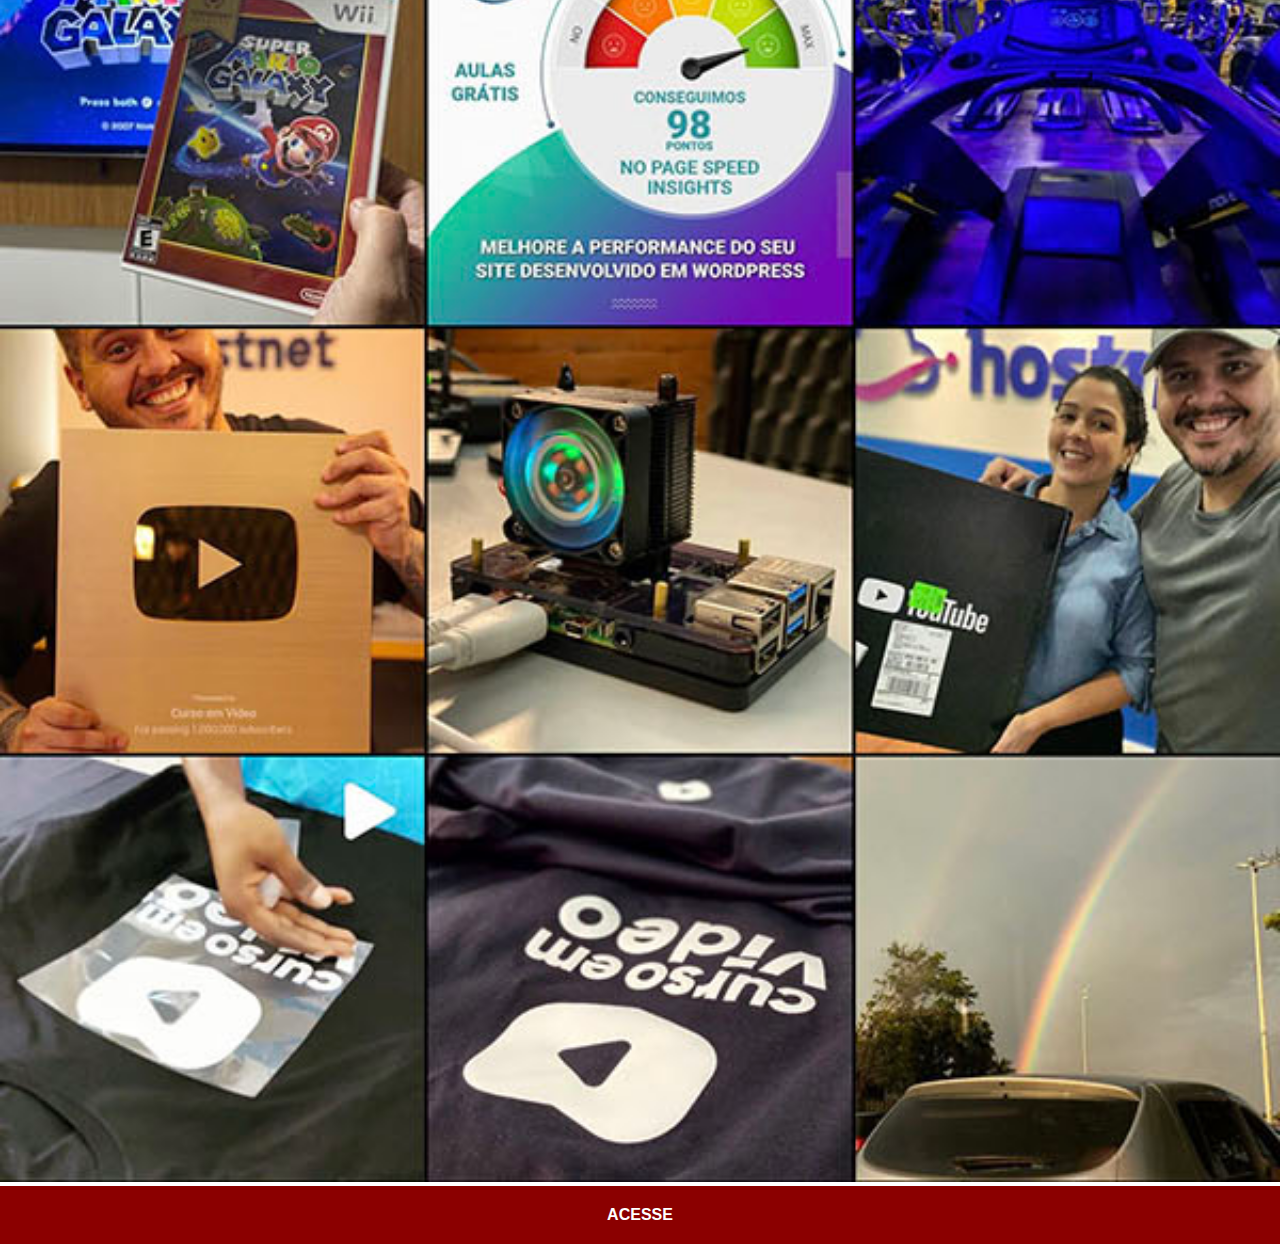
<file: instagram.html>
<!DOCTYPE html>
<html lang="pt-br">
<head>
    <meta charset="UTF-8">
    <meta name="viewport" content="width=device-width, initial-scale=1.0">
    <title>Instagram</title>
   <link rel="stylesheet" href="estilos/social.css">
</head>
<body>
    <img src="imagens/tela-instagram.jpg" alt="Instagram">
    <a href="https://www.instagram.com/gustavoguanabara/" target="_blank">ACESSE</a>
    
</body>
</html>
</file>
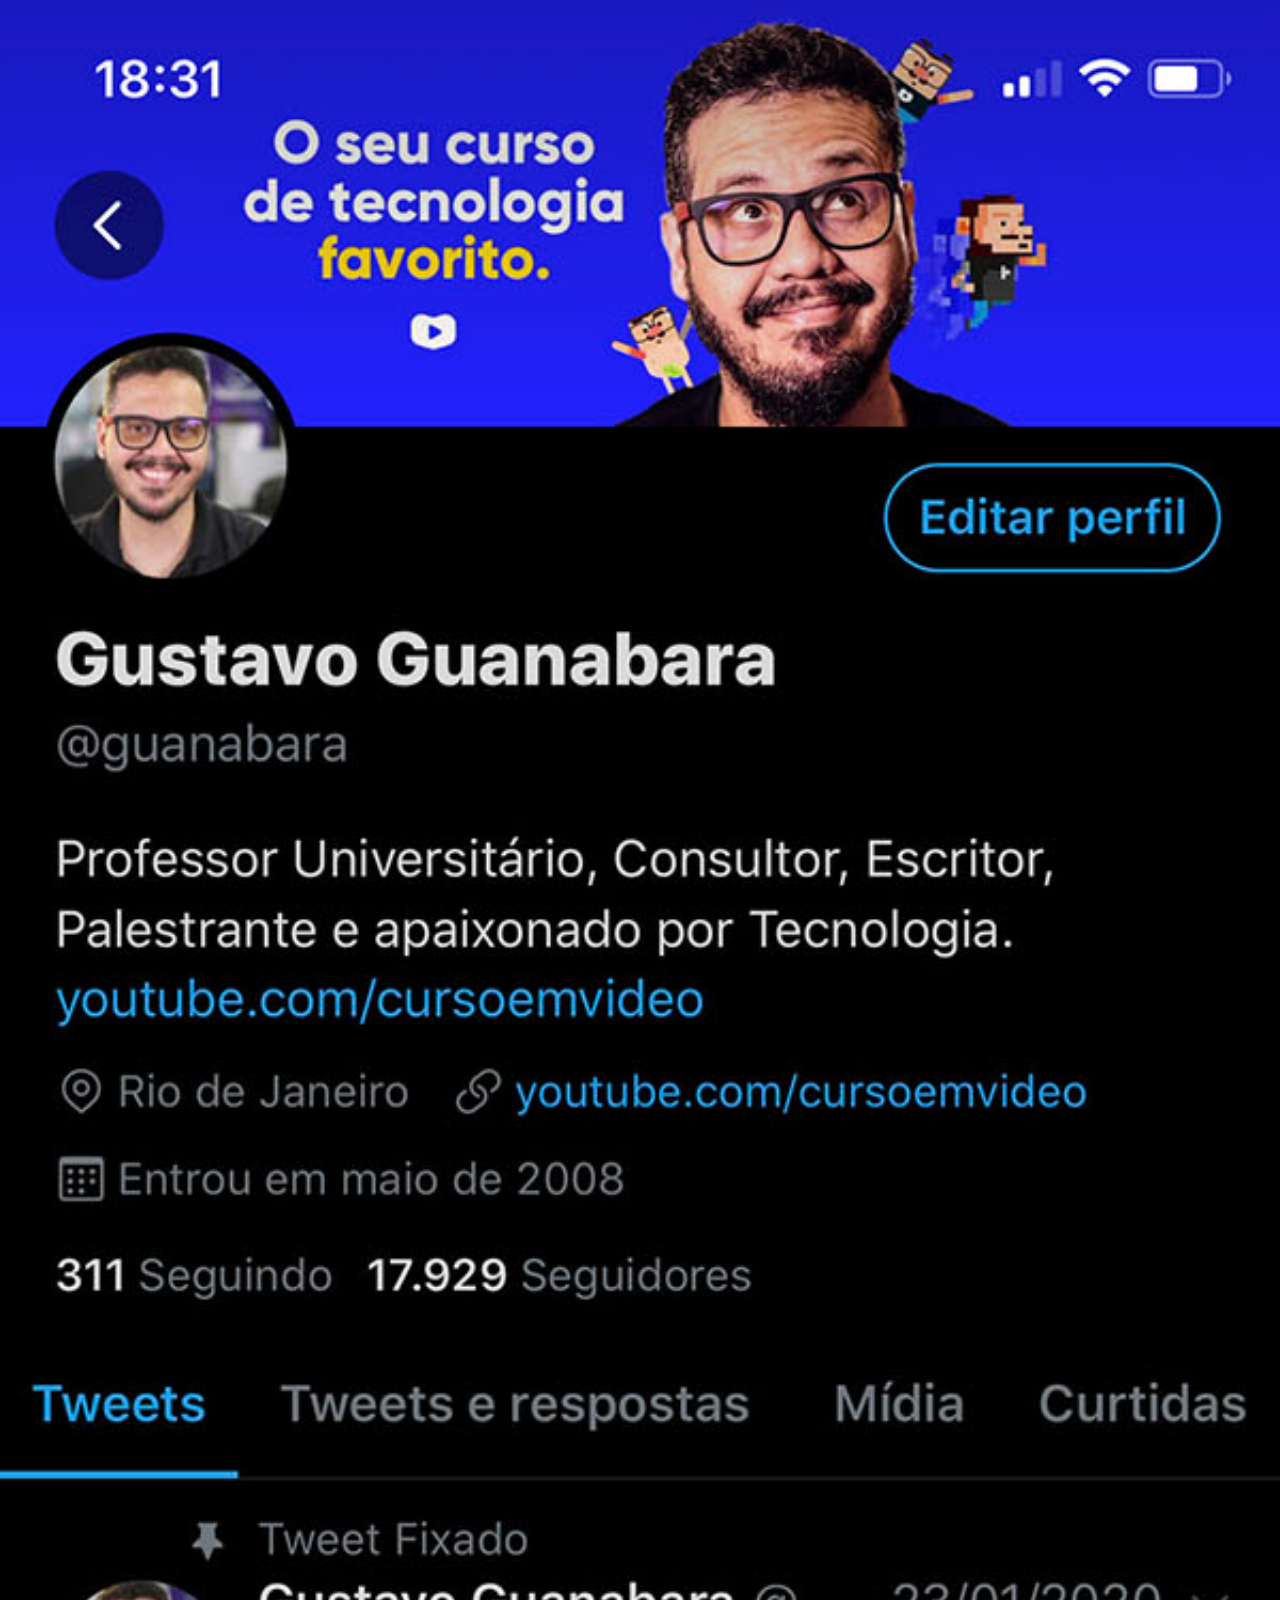
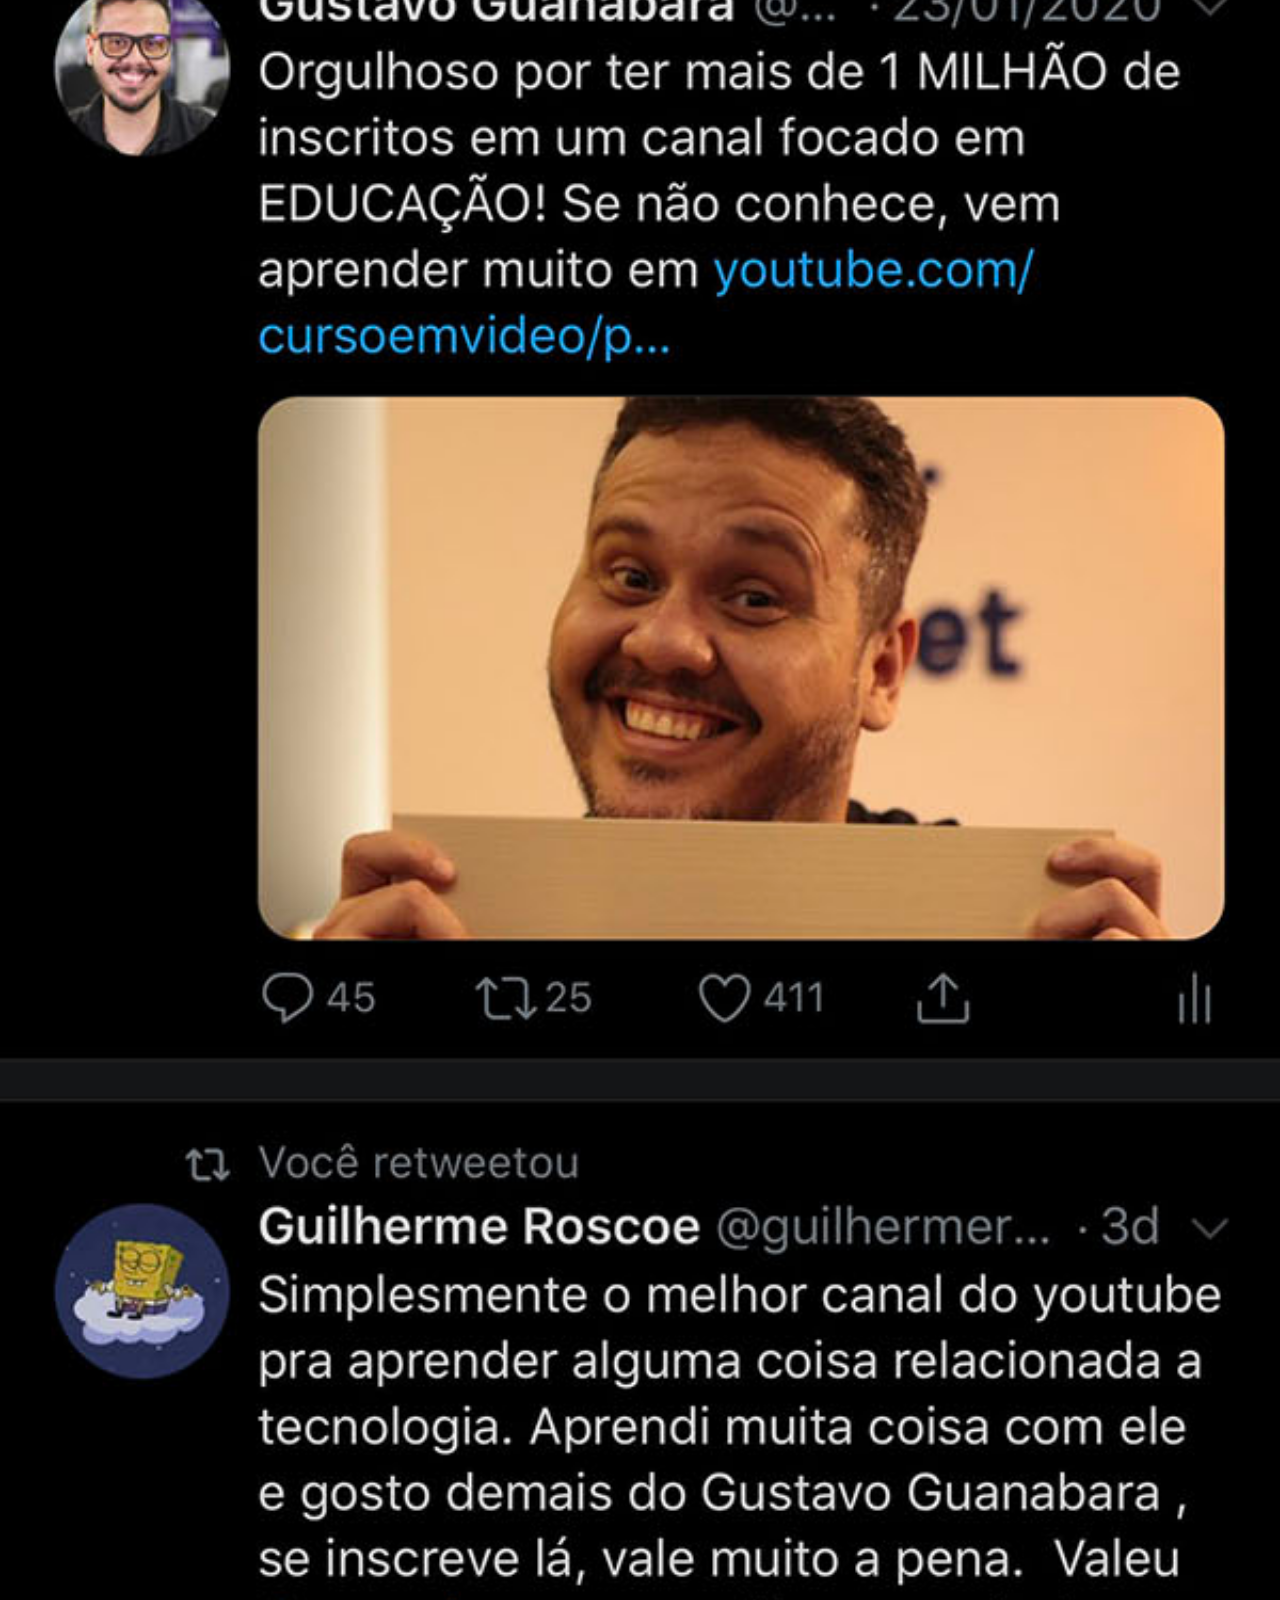
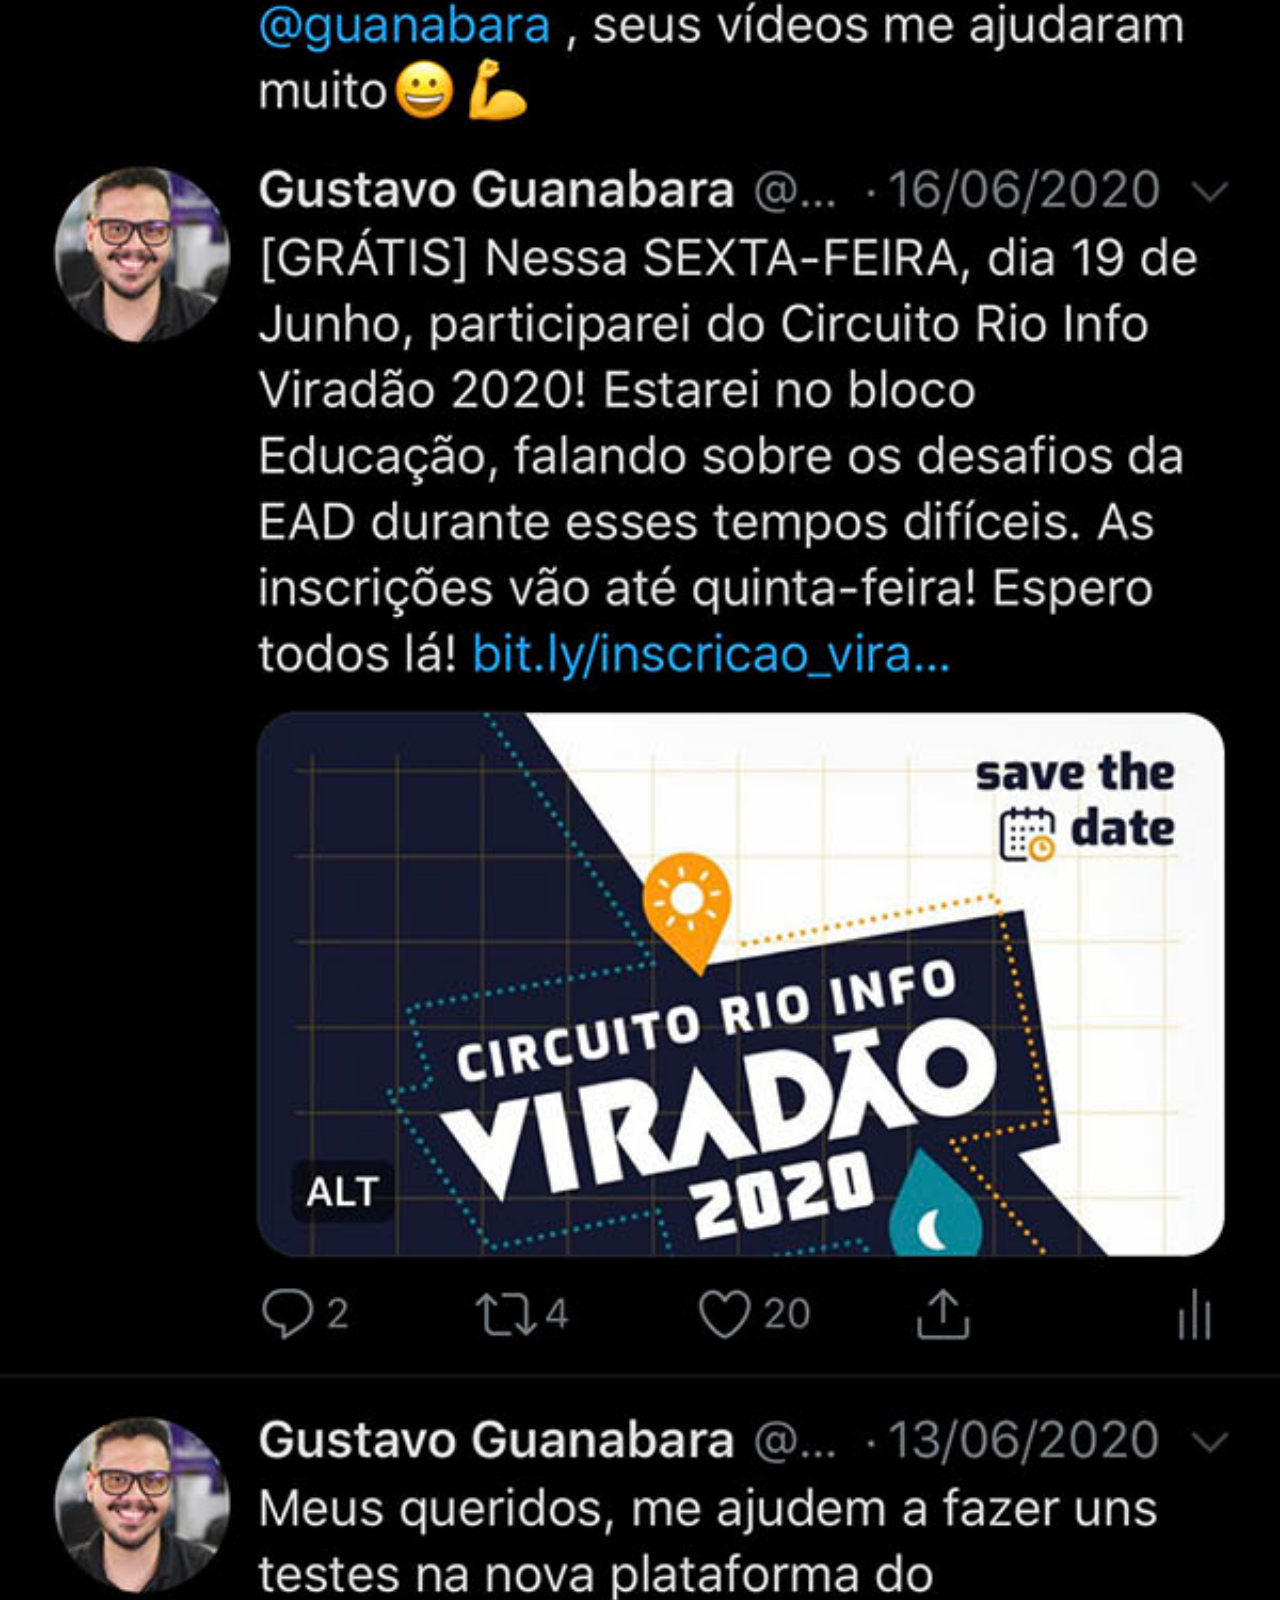
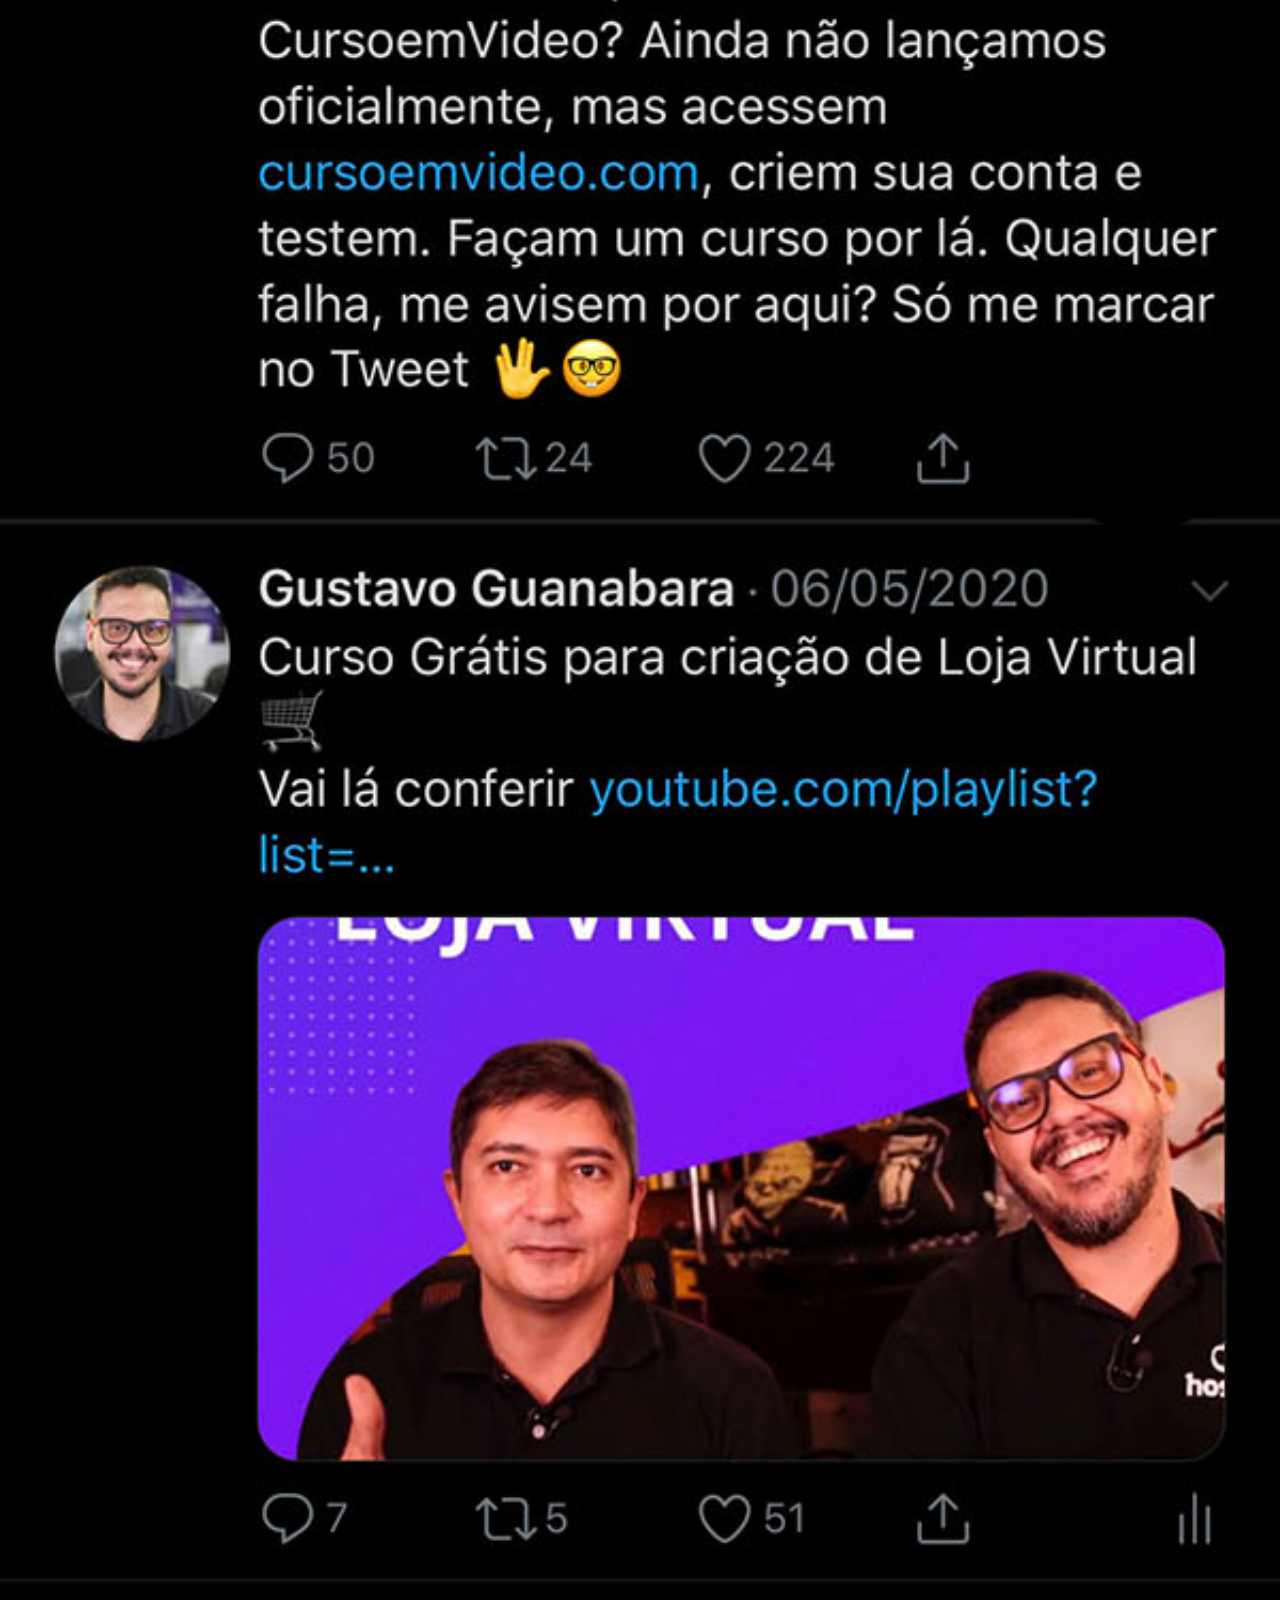
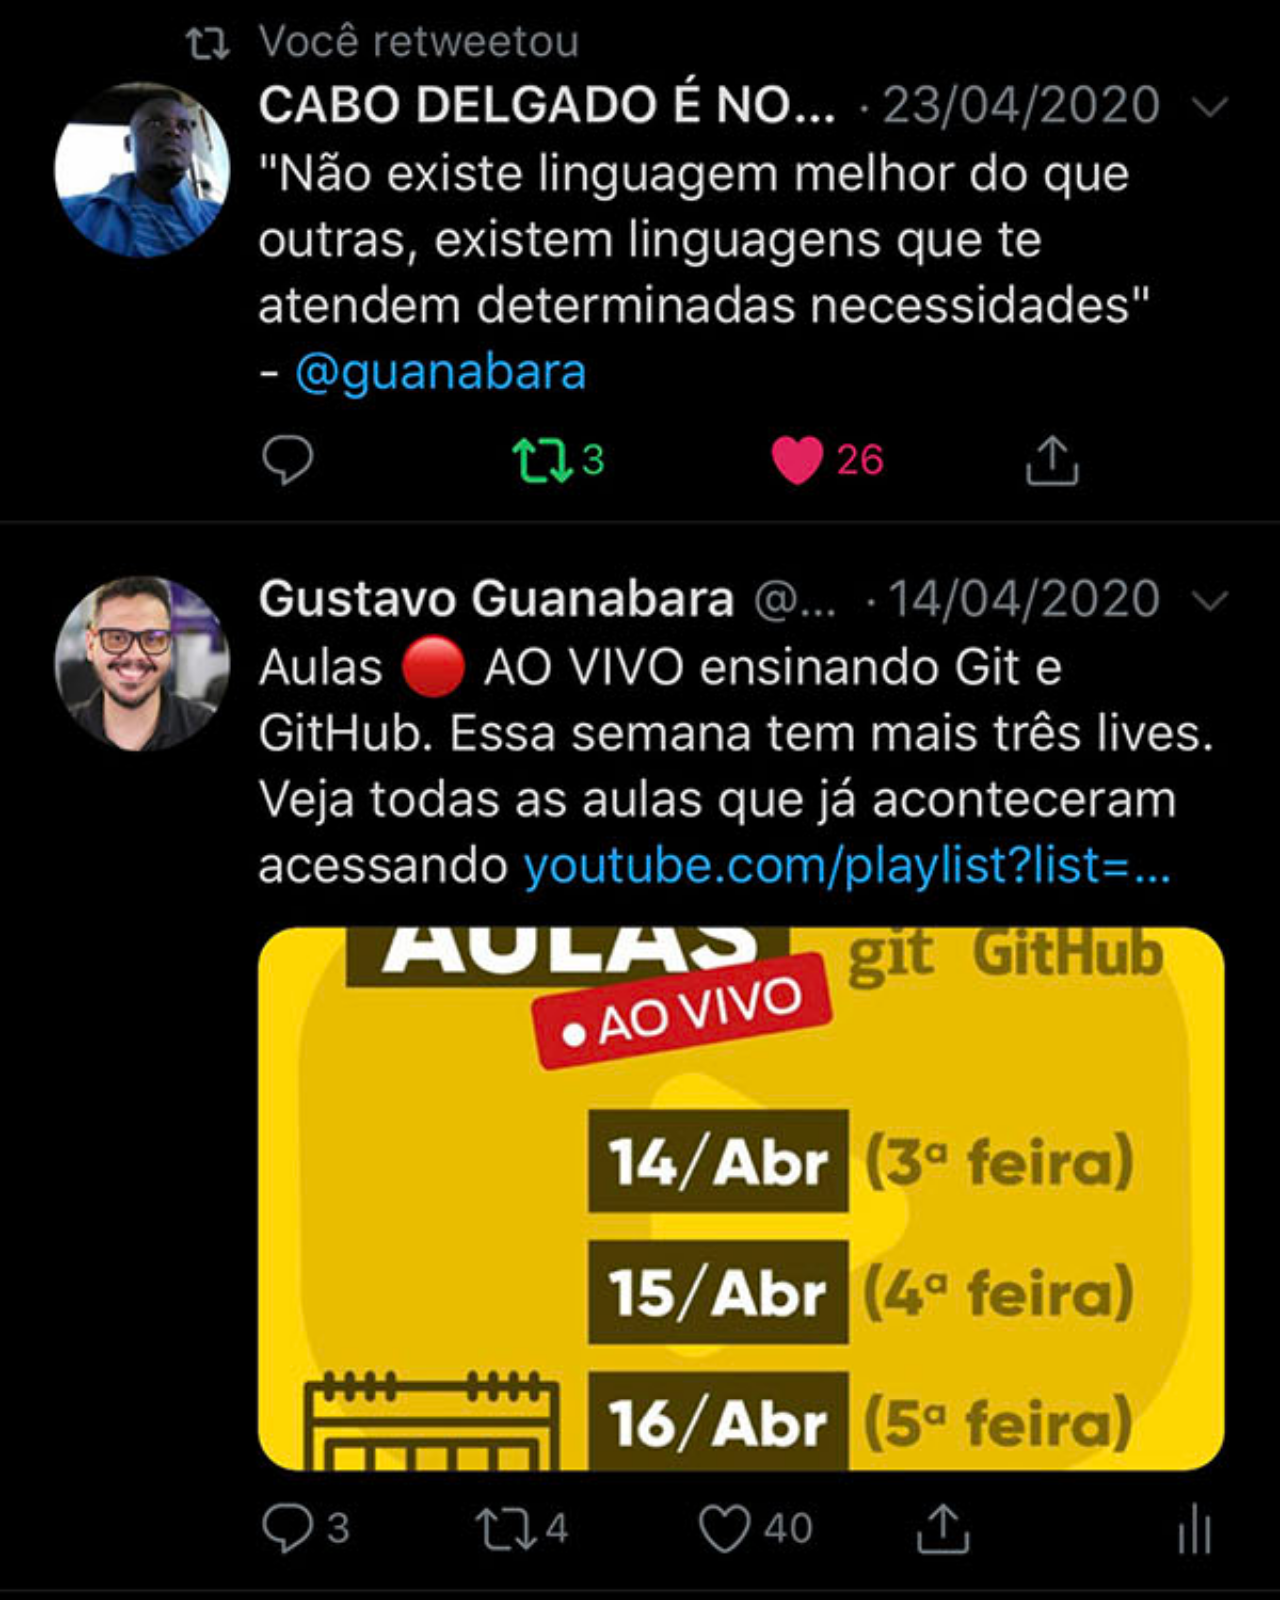
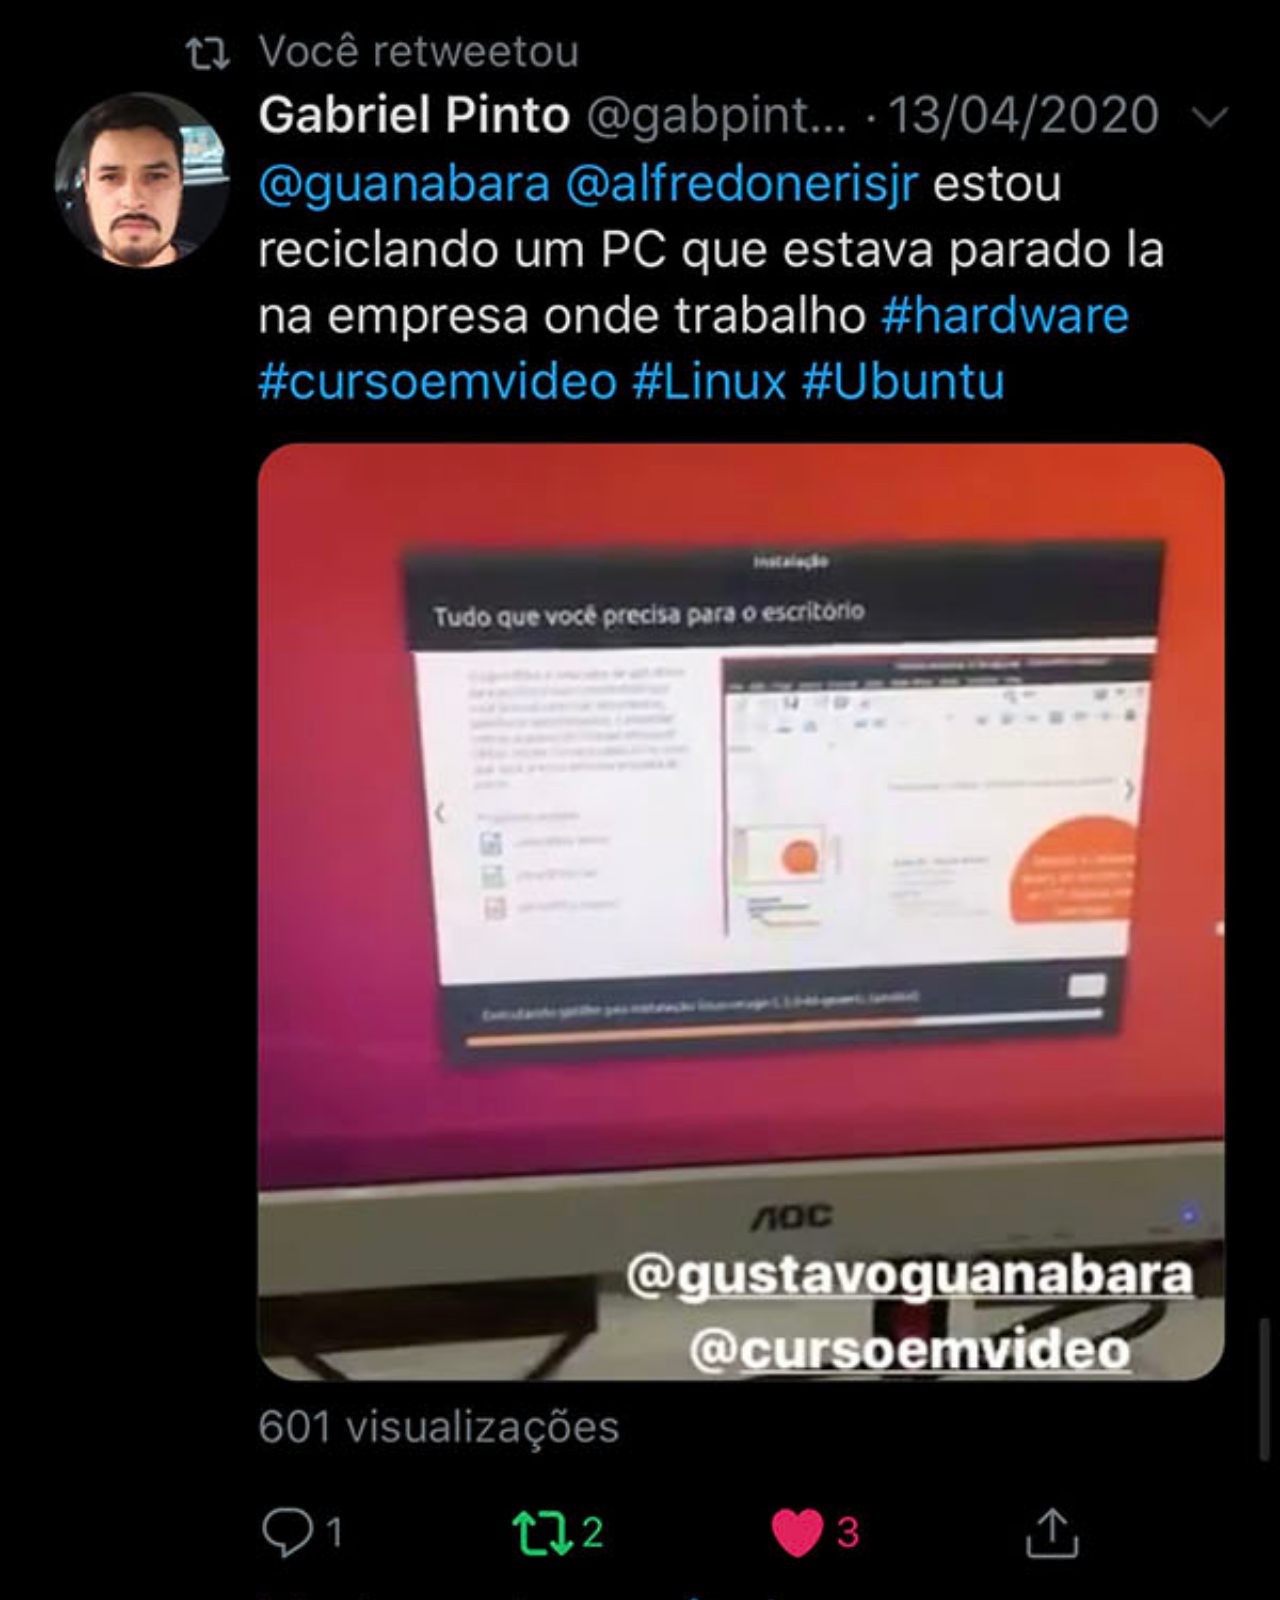
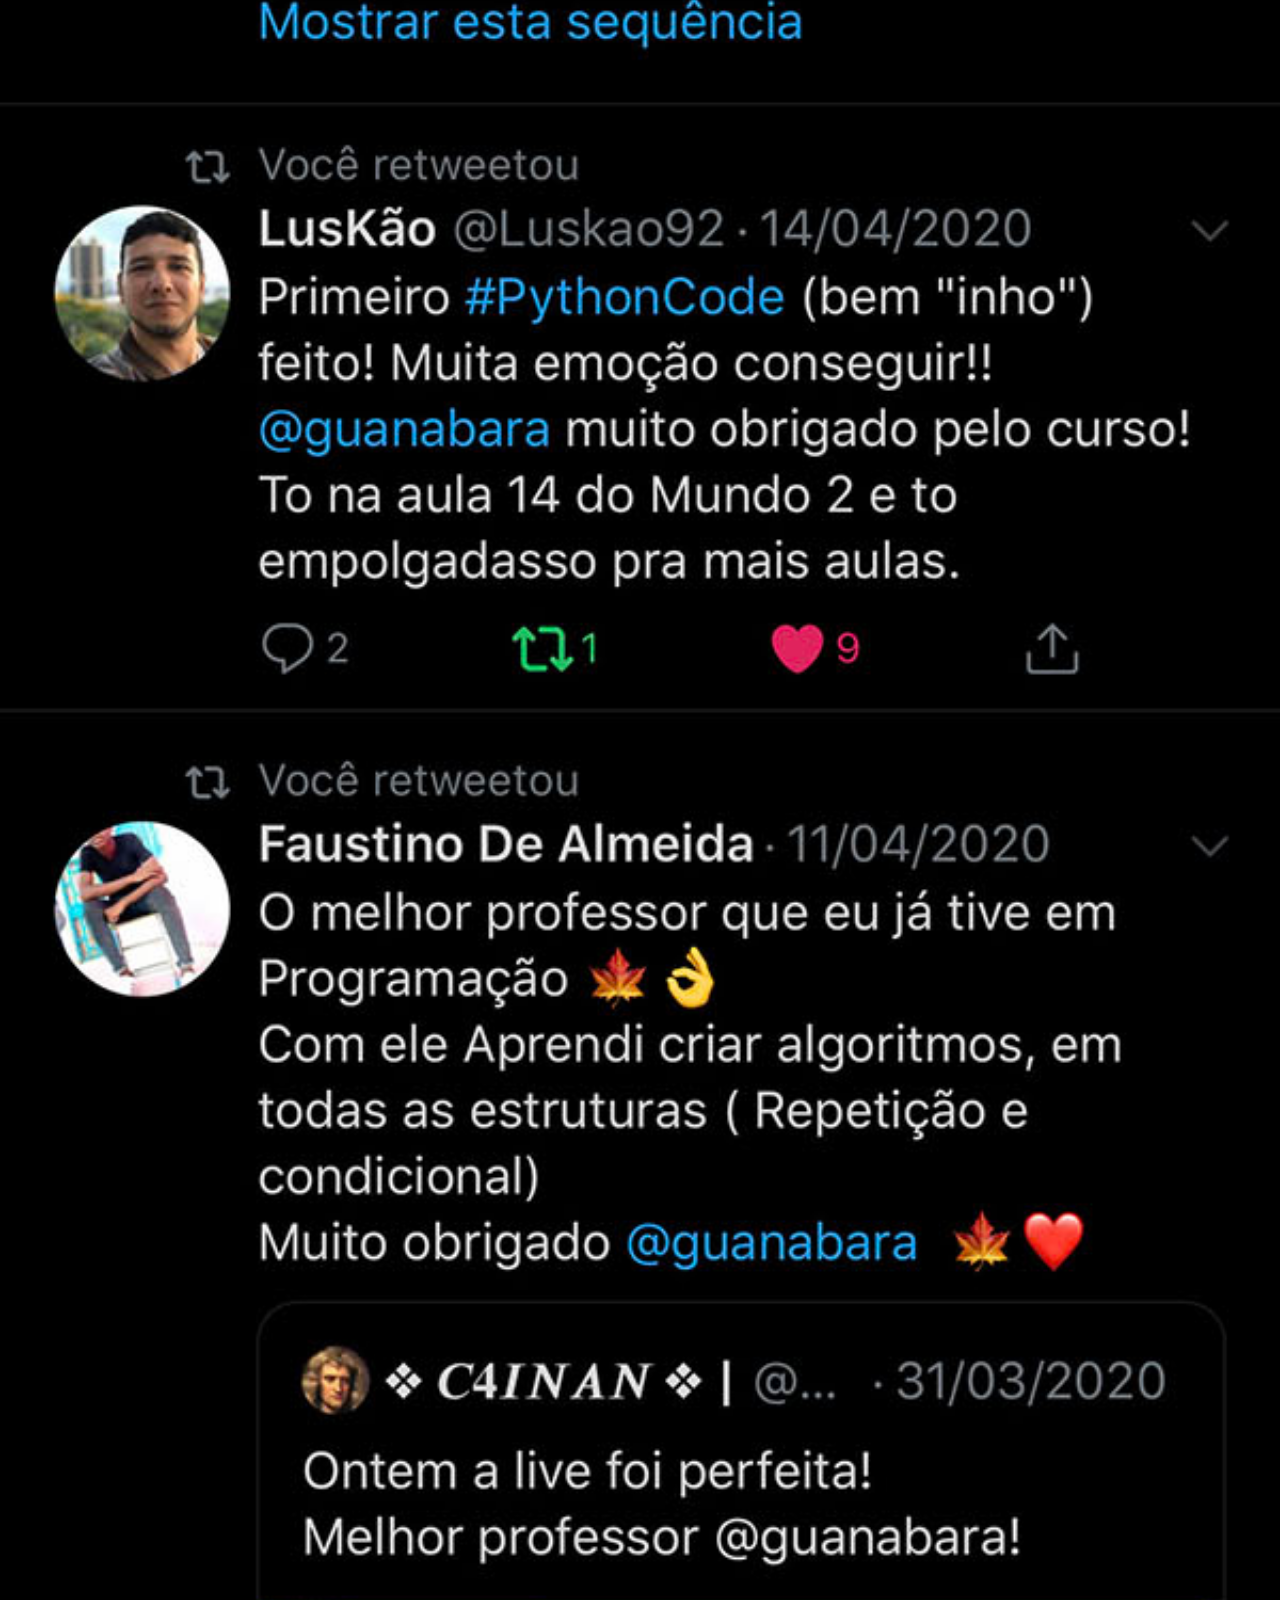
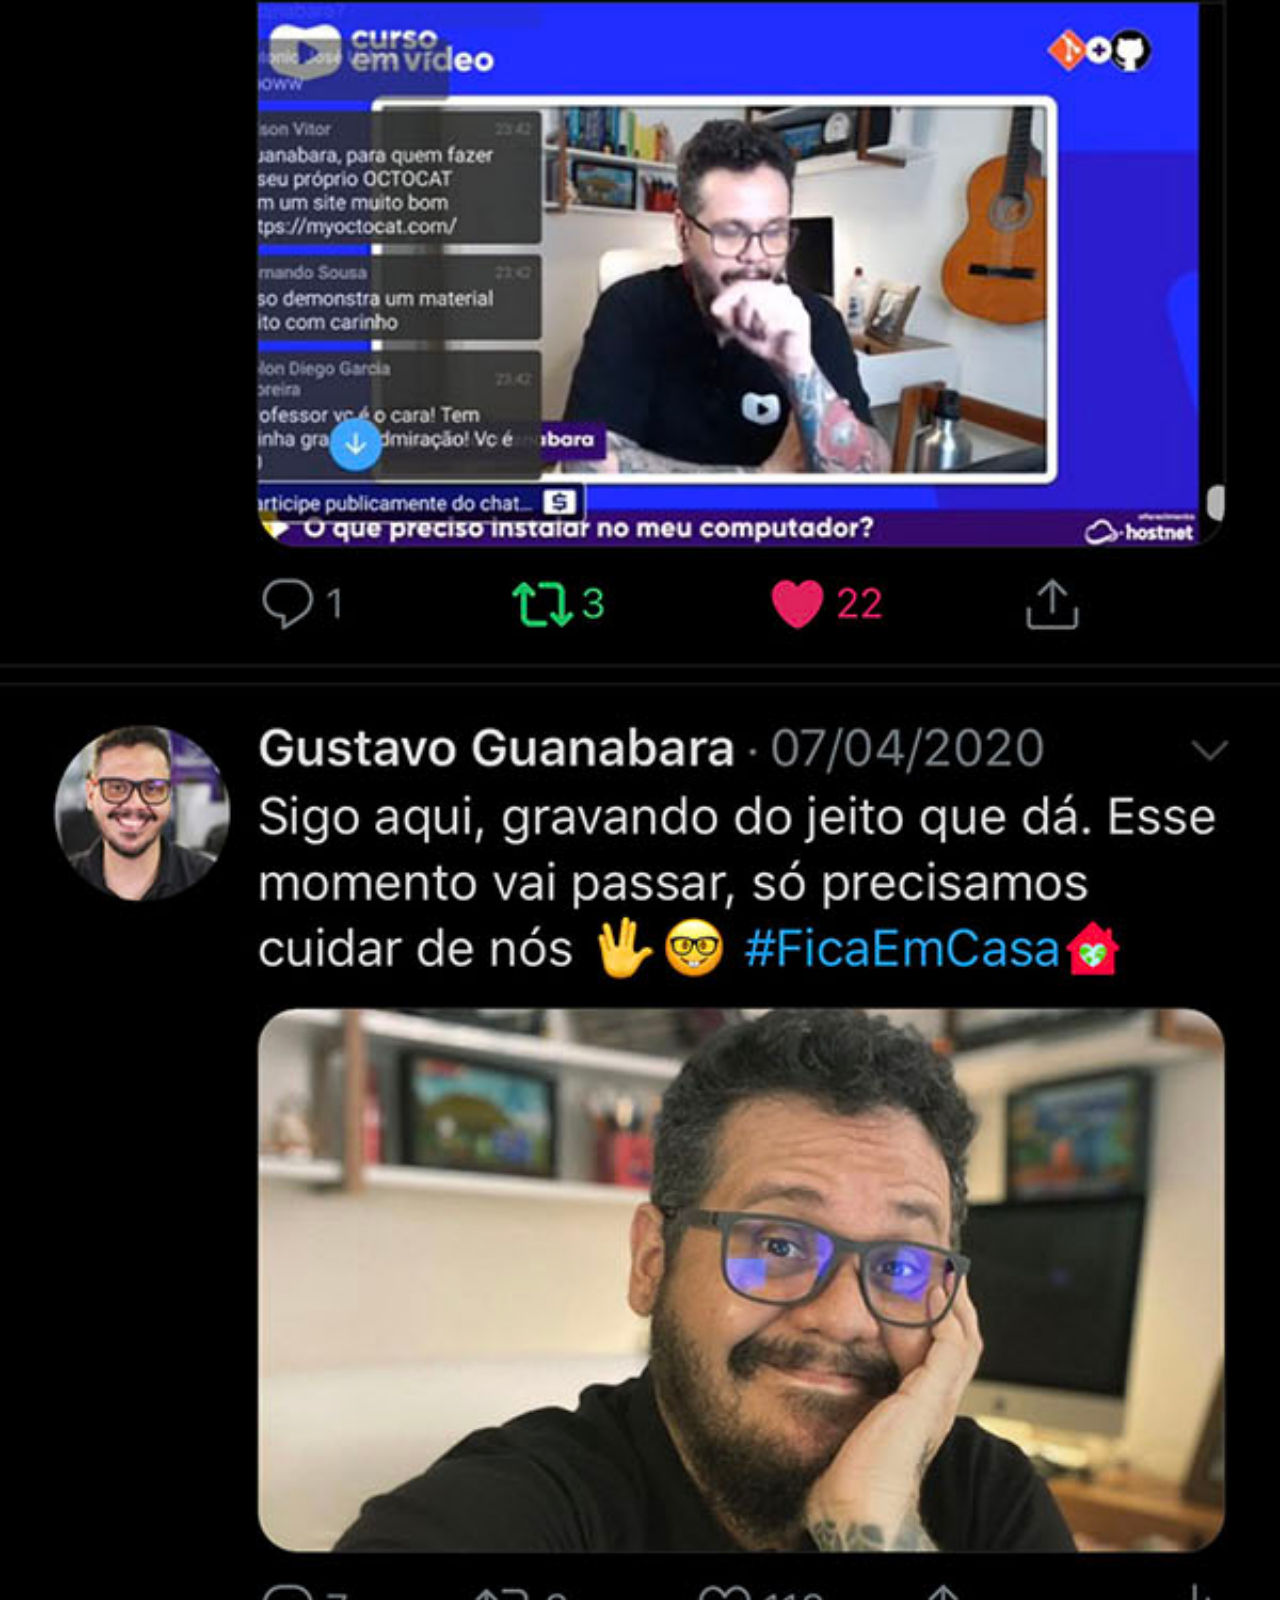
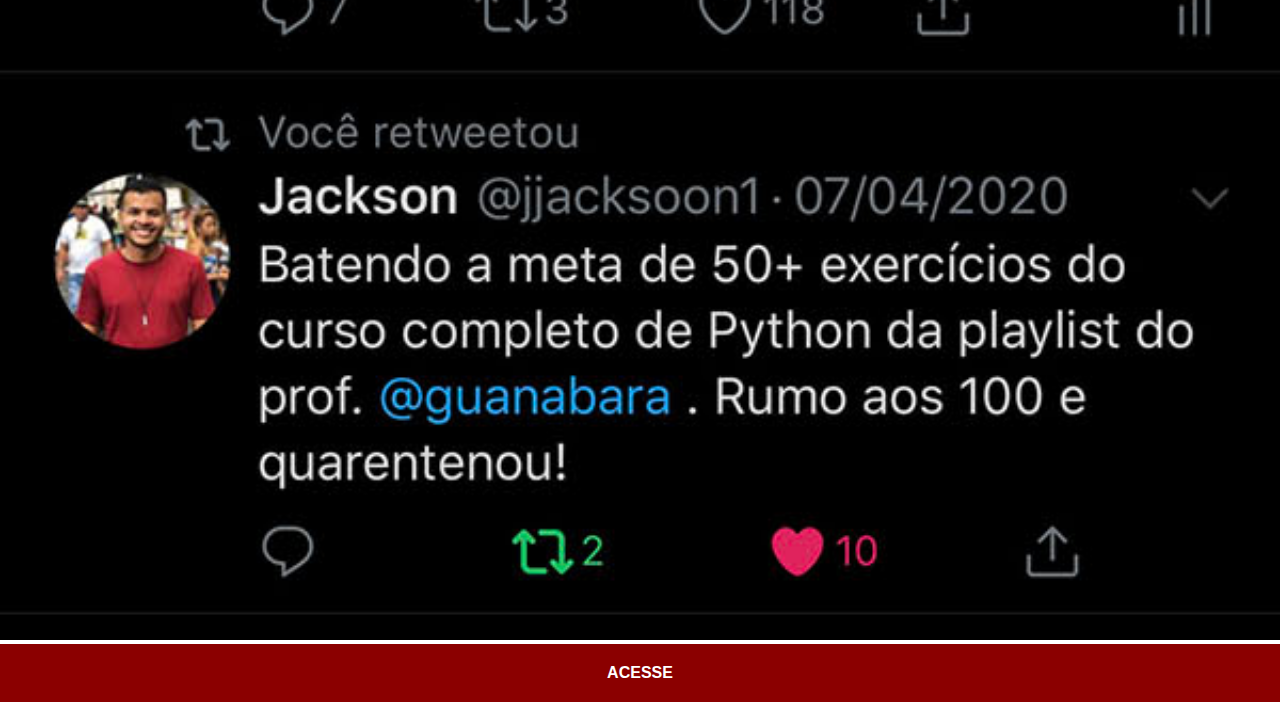
<file: twiter.html>
<!DOCTYPE html>
<html lang="pt-br">
<head>
    <meta charset="UTF-8">
    <meta name="viewport" content="width=device-width, initial-scale=1.0">
    <title>Twitter</title>
    <link rel="stylesheet" href="estilos/social.css">
</head>
<body>
    <img src="imagens/tela-twitter.jpg" alt="Twitter">
    <a href="https://twitter.com/guanabara" target="_blank">ACESSE</a>
</body>
</html>
</file>
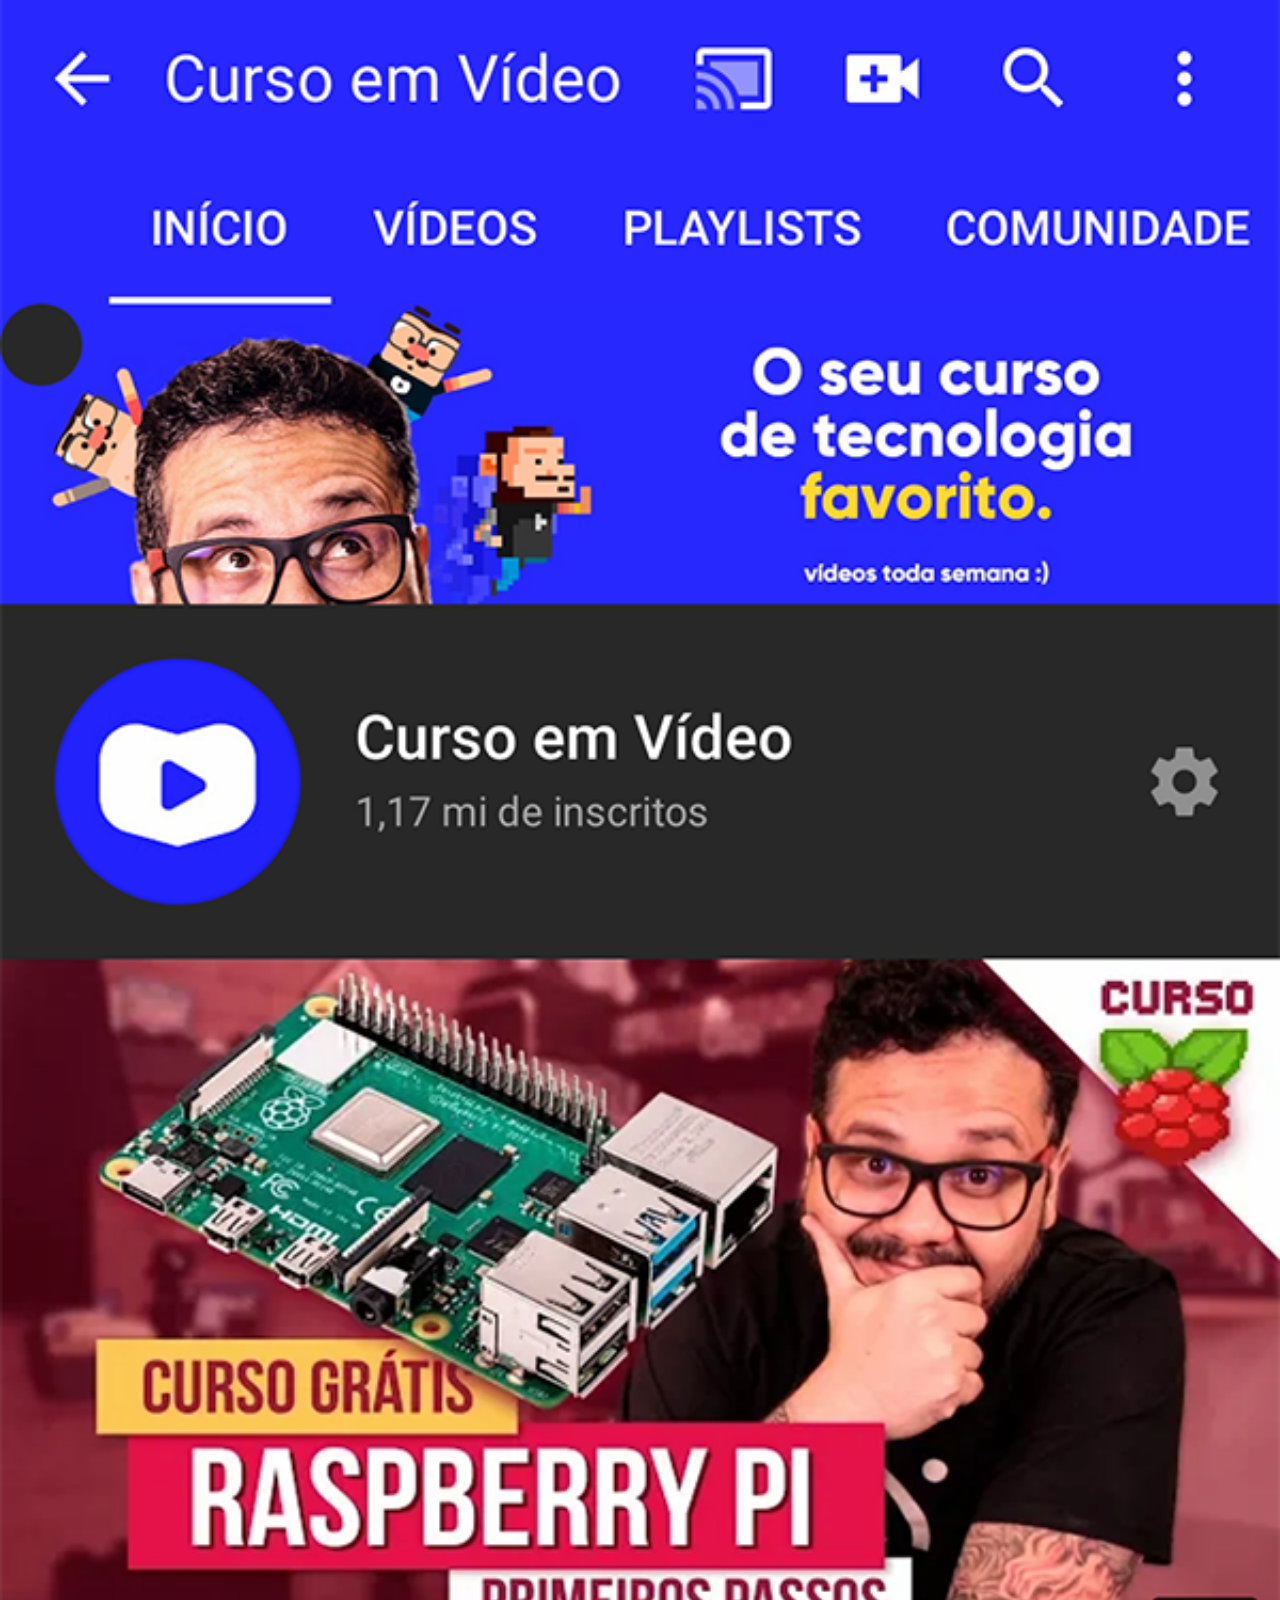
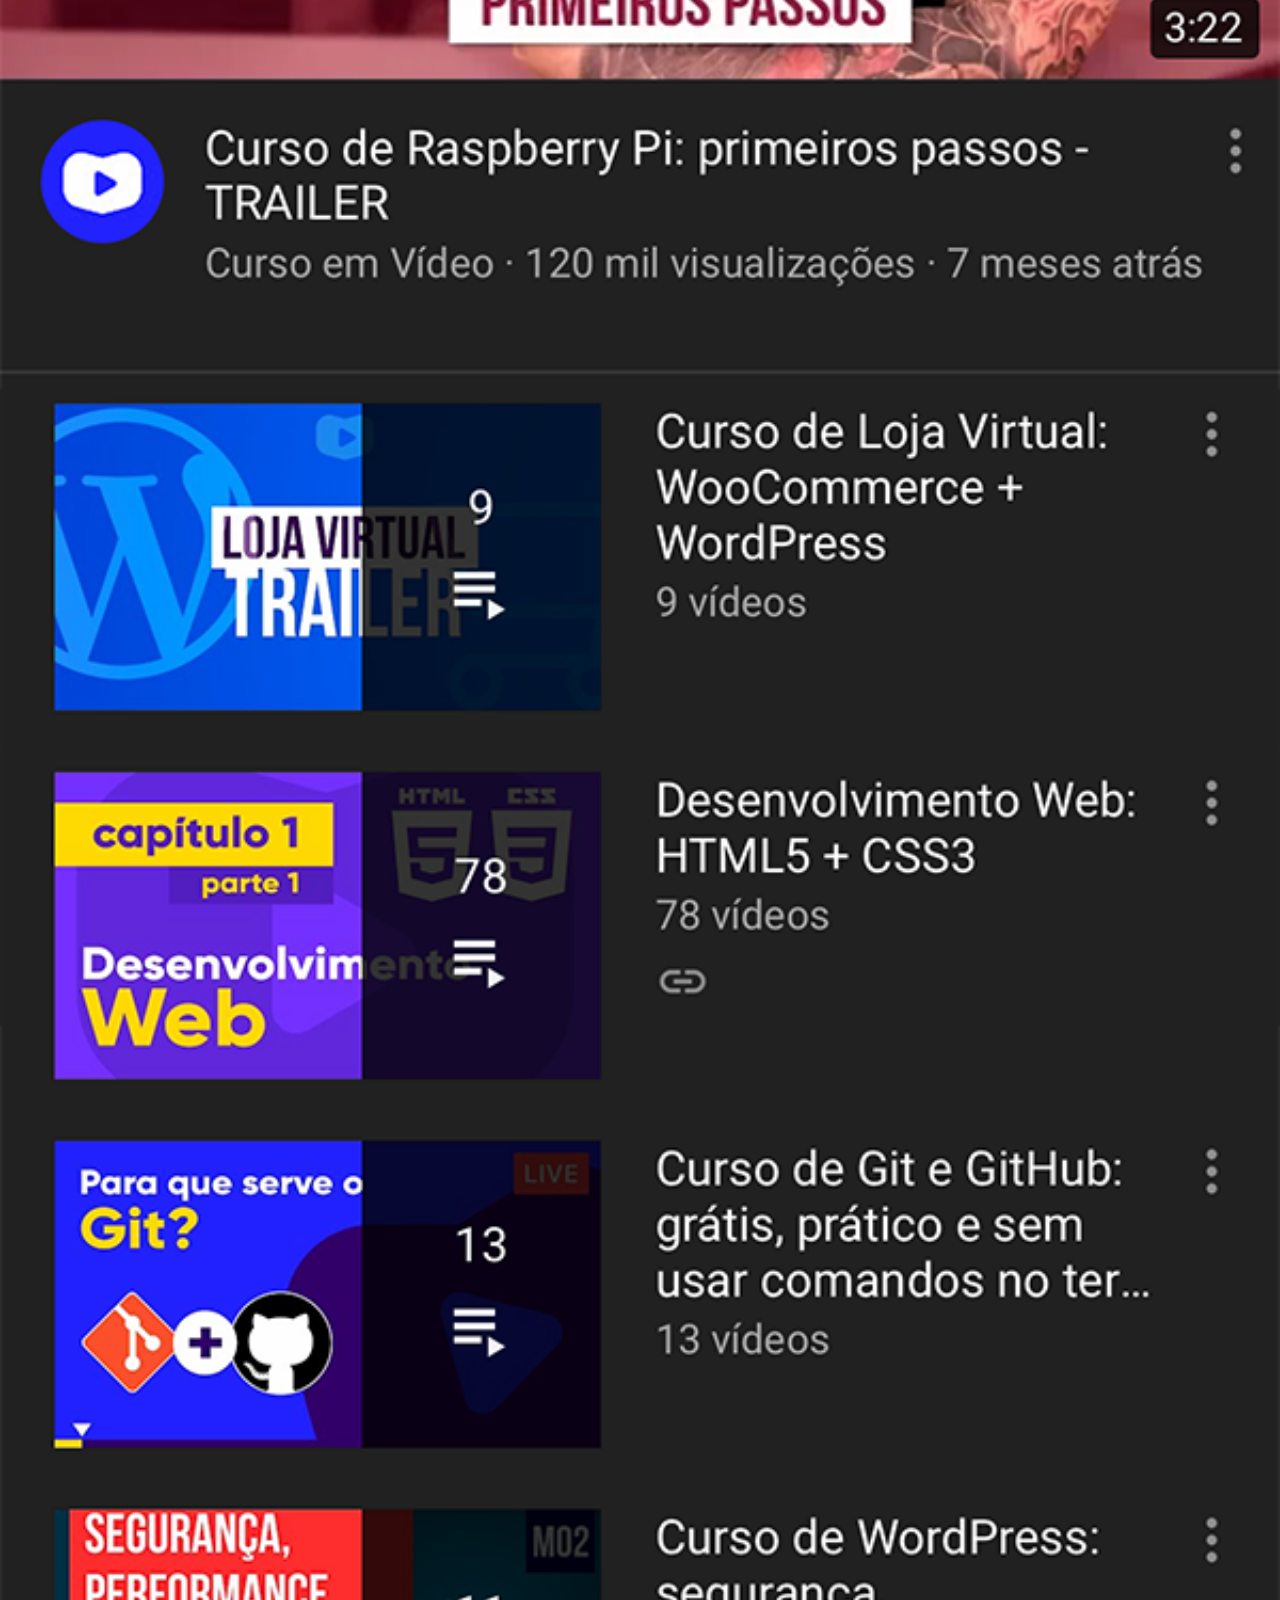
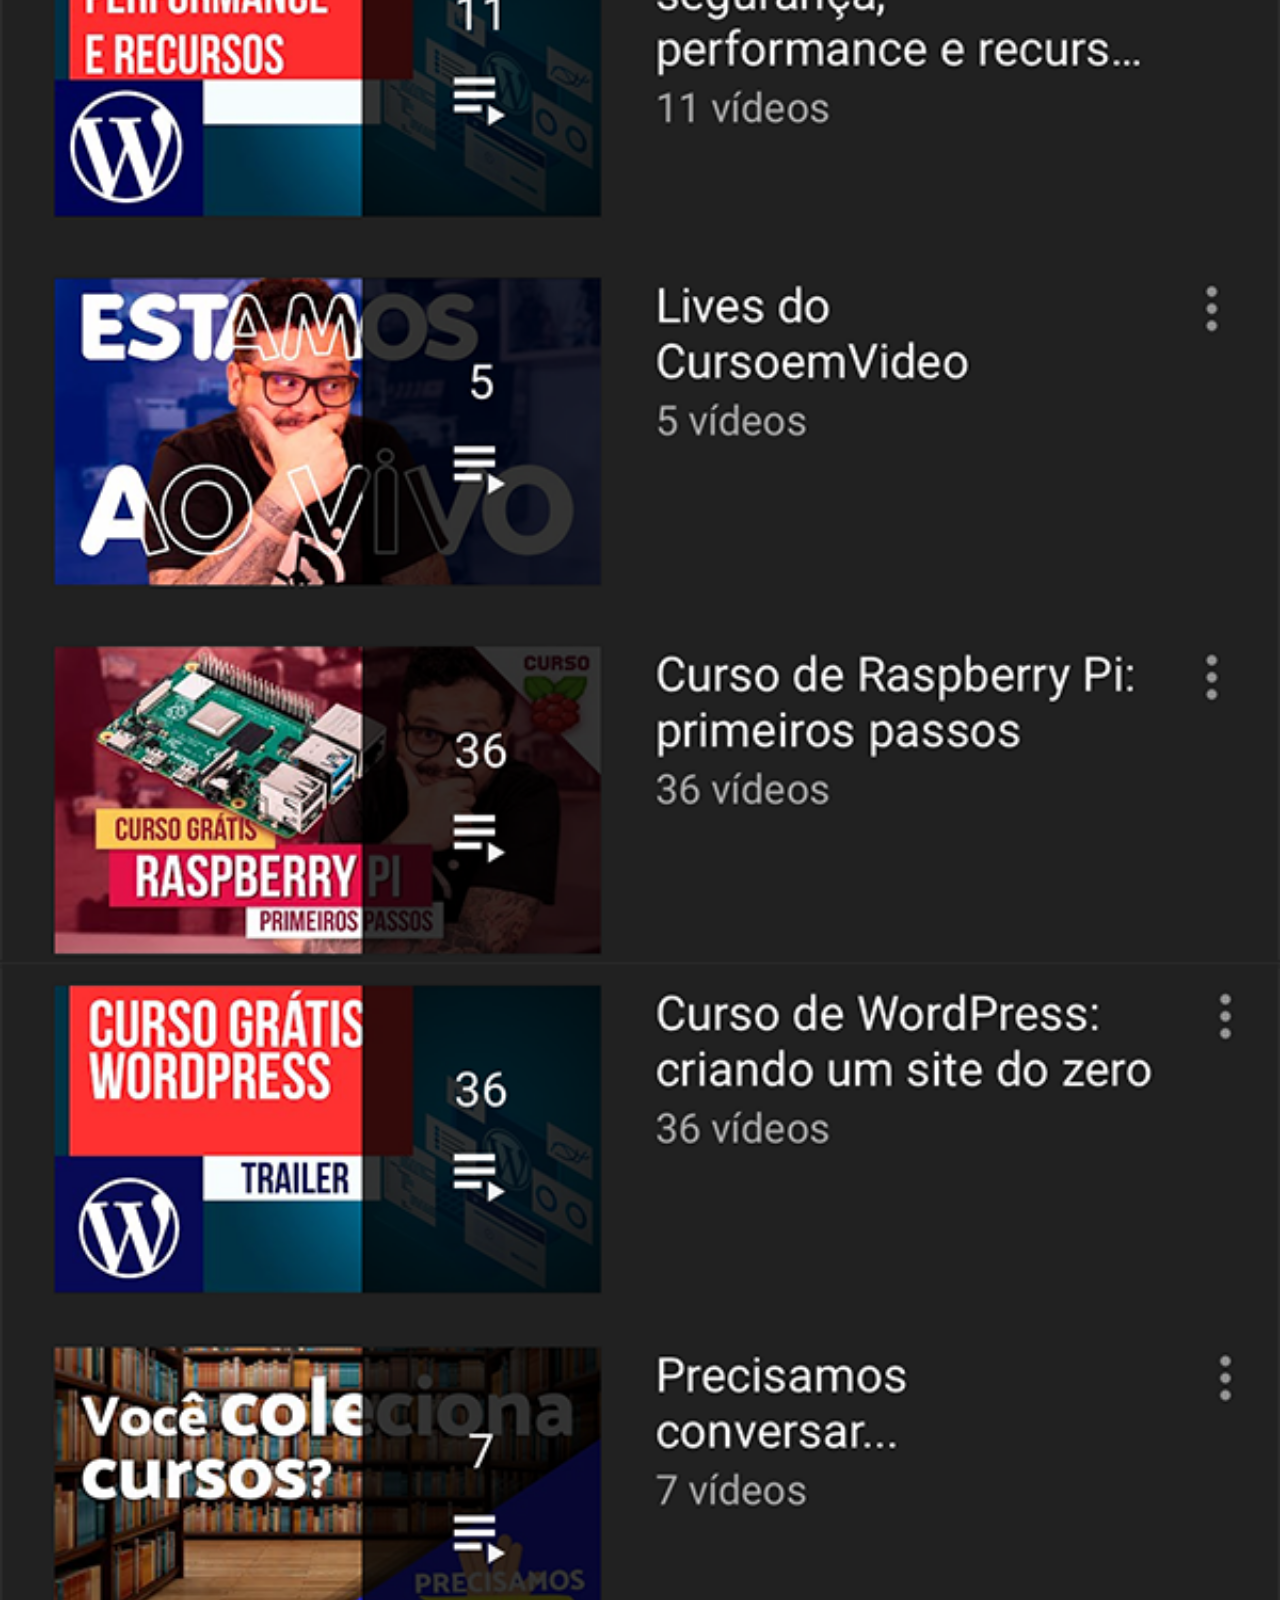
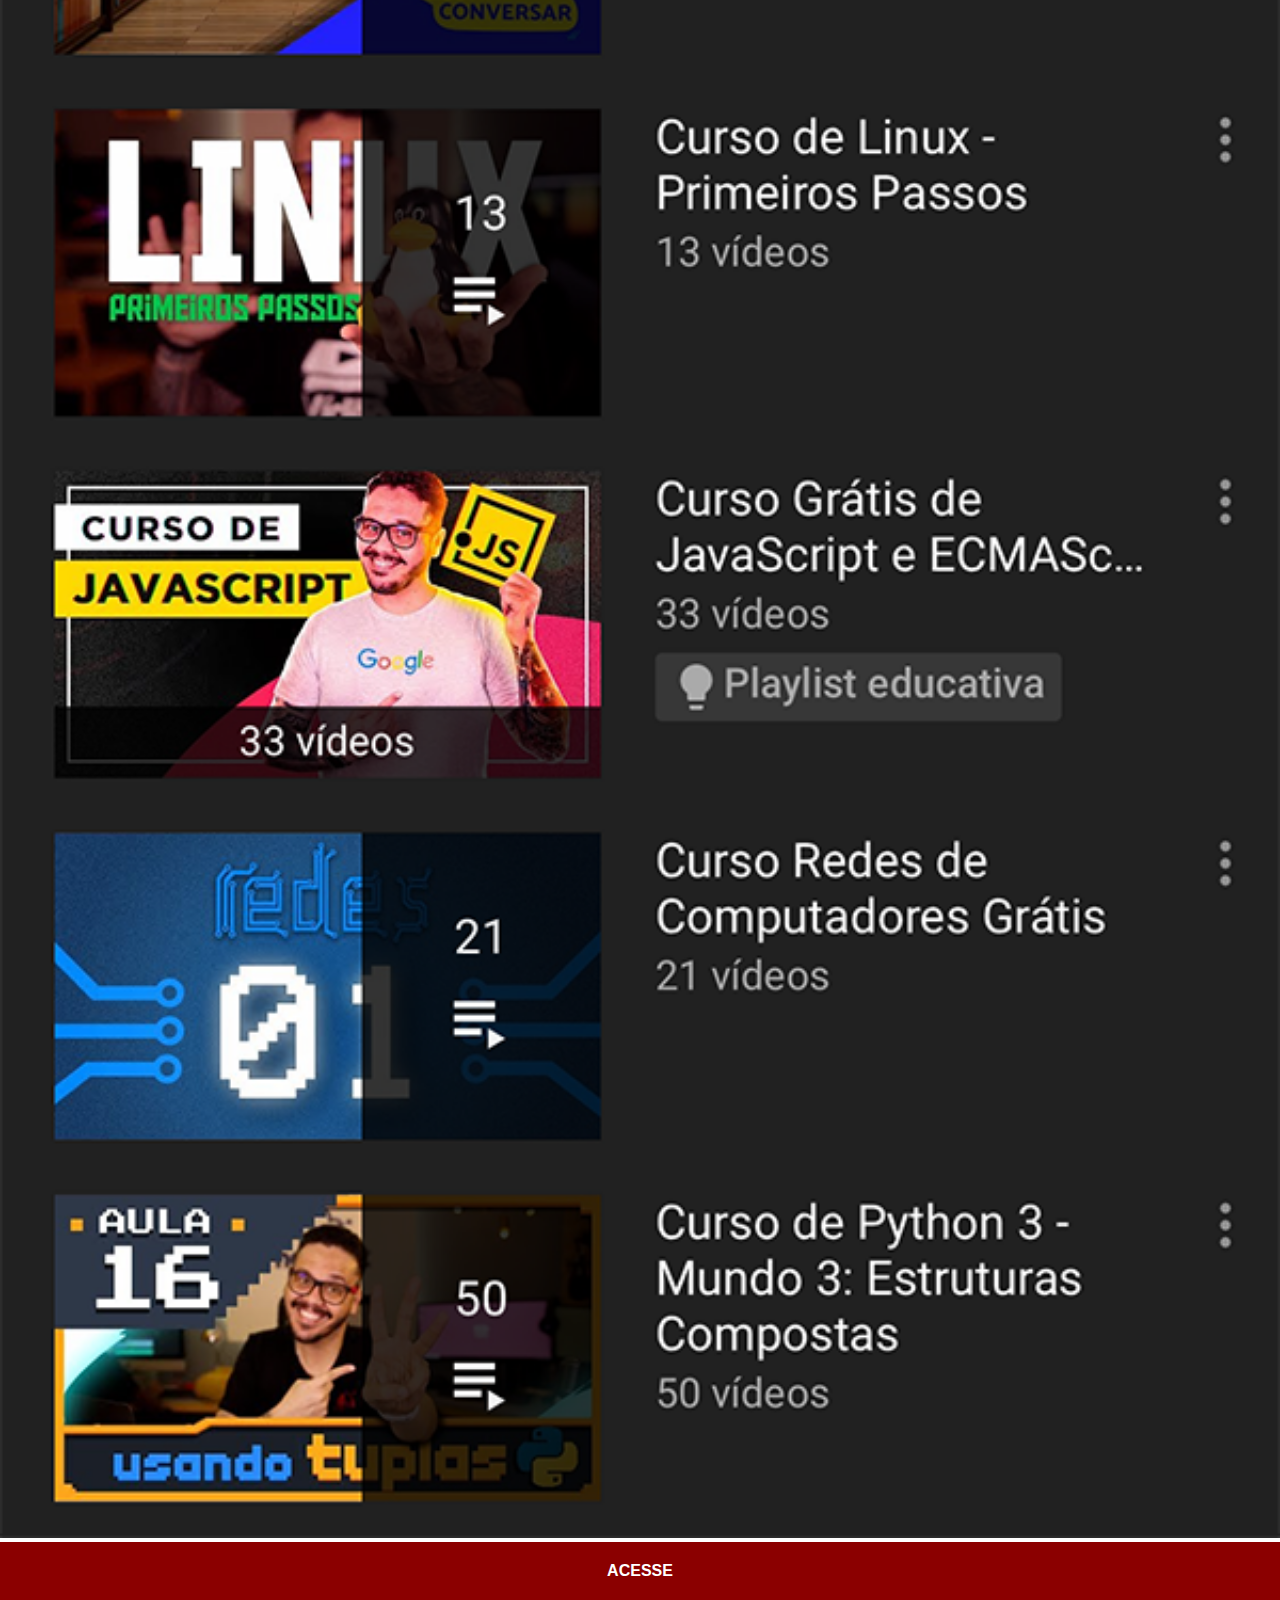
<file: youtube.html>
<!DOCTYPE html>
<html lang="pt-br">
<head>
    <meta charset="UTF-8">
    <meta name="viewport" content="width=device-width, initial-scale=1.0">
    <title>Youtube</title>
    <link rel="stylesheet" href="estilos/social.css">
</head>
<body>
    <img src="imagens/tela-youtube.png" alt="YouTube">
    <a href="https://www.youtube.com/channel/UCrWvhVmt0Qac3HgsjQK62FQ" target="_blank"> ACESSE</a>
</body>
</html>
</file>
<file: estilos/style.css>
@charset "UTF-8"

* {
    margin: 0px;
    padding: 0px;
    font-family: Arial, Helvetica, sans-serif;
}
html, body {
    height: 100vh;
    width: 100vw;
    background-color: black;
}
body {
    background: url('../imagens/fundo-madeira.jpg') no-repeat top center;
    background-size: cover;
    background-attachment: fixed;
}
main {
    position: relative;
    height: 100vh;
   
}
section#telefone {
    position: absolute;
    top: 50%;
    left: 50%;
    transform: translate(-50%, -50%);
    height: 627px;
    width: 311px;
   background: url('../imagens/frame-iphone.png') no-repeat;
}
iframe#tela {
    position: relative;
    top: 80px;
    left: 22px;
    width: 267px;
    height: 471px ;
}
        section#redes-sociais {
            text-align: right;
        }
section#redes-sociais img {
    width: 50px;
    margin: 10px;
    border-radius: 50%;
    box-shadow: 2px 2px 5px rgba(0, 0, 0, 0.400);

}
 section#redes-sociais img:hover {
    border: 2px solid rgba(255, 255, 255, 0.637);
    transform: translate(-3px, -3px);
    box-shadow: 5px 5px 10px rgba(0, 0, 0, 0.623);
    transition: transform .3s, border .5s;    
 }
</file>
<file: estilos/social.css>
@charset "UTF-8";

* {
    margin: 0px;
    padding: 0px;
    font-family: Arial, Helvetica, sans-serif;
}
::-webkit-scrollbar {
    width: 0px;
    height: 0px;
}
img {
    width: 100vw;
}
a {
    display: block;
    background-color: darkred;
    color: white;
    padding: 20px;
    text-align: center;
    font-weight: bolder;
    text-decoration: none;
}
a:hover {
    background-color: red;
}
</file>
